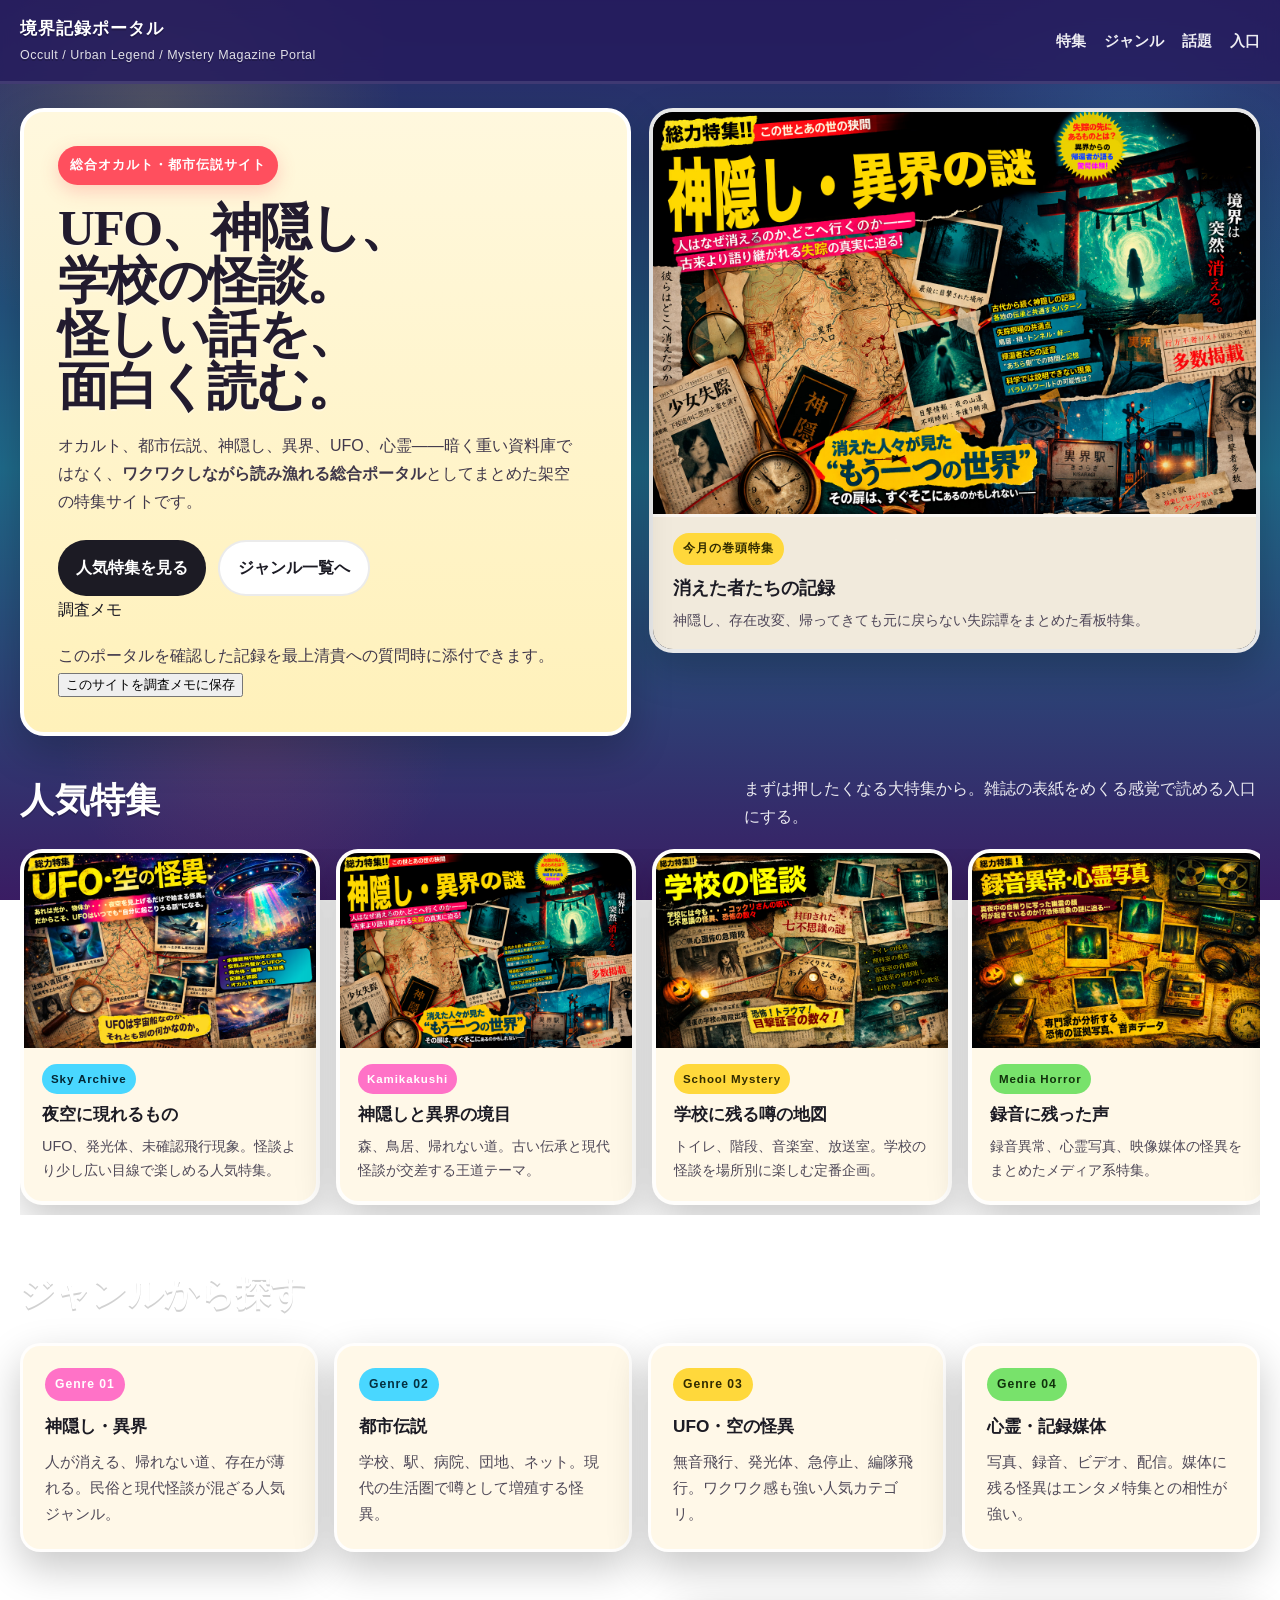
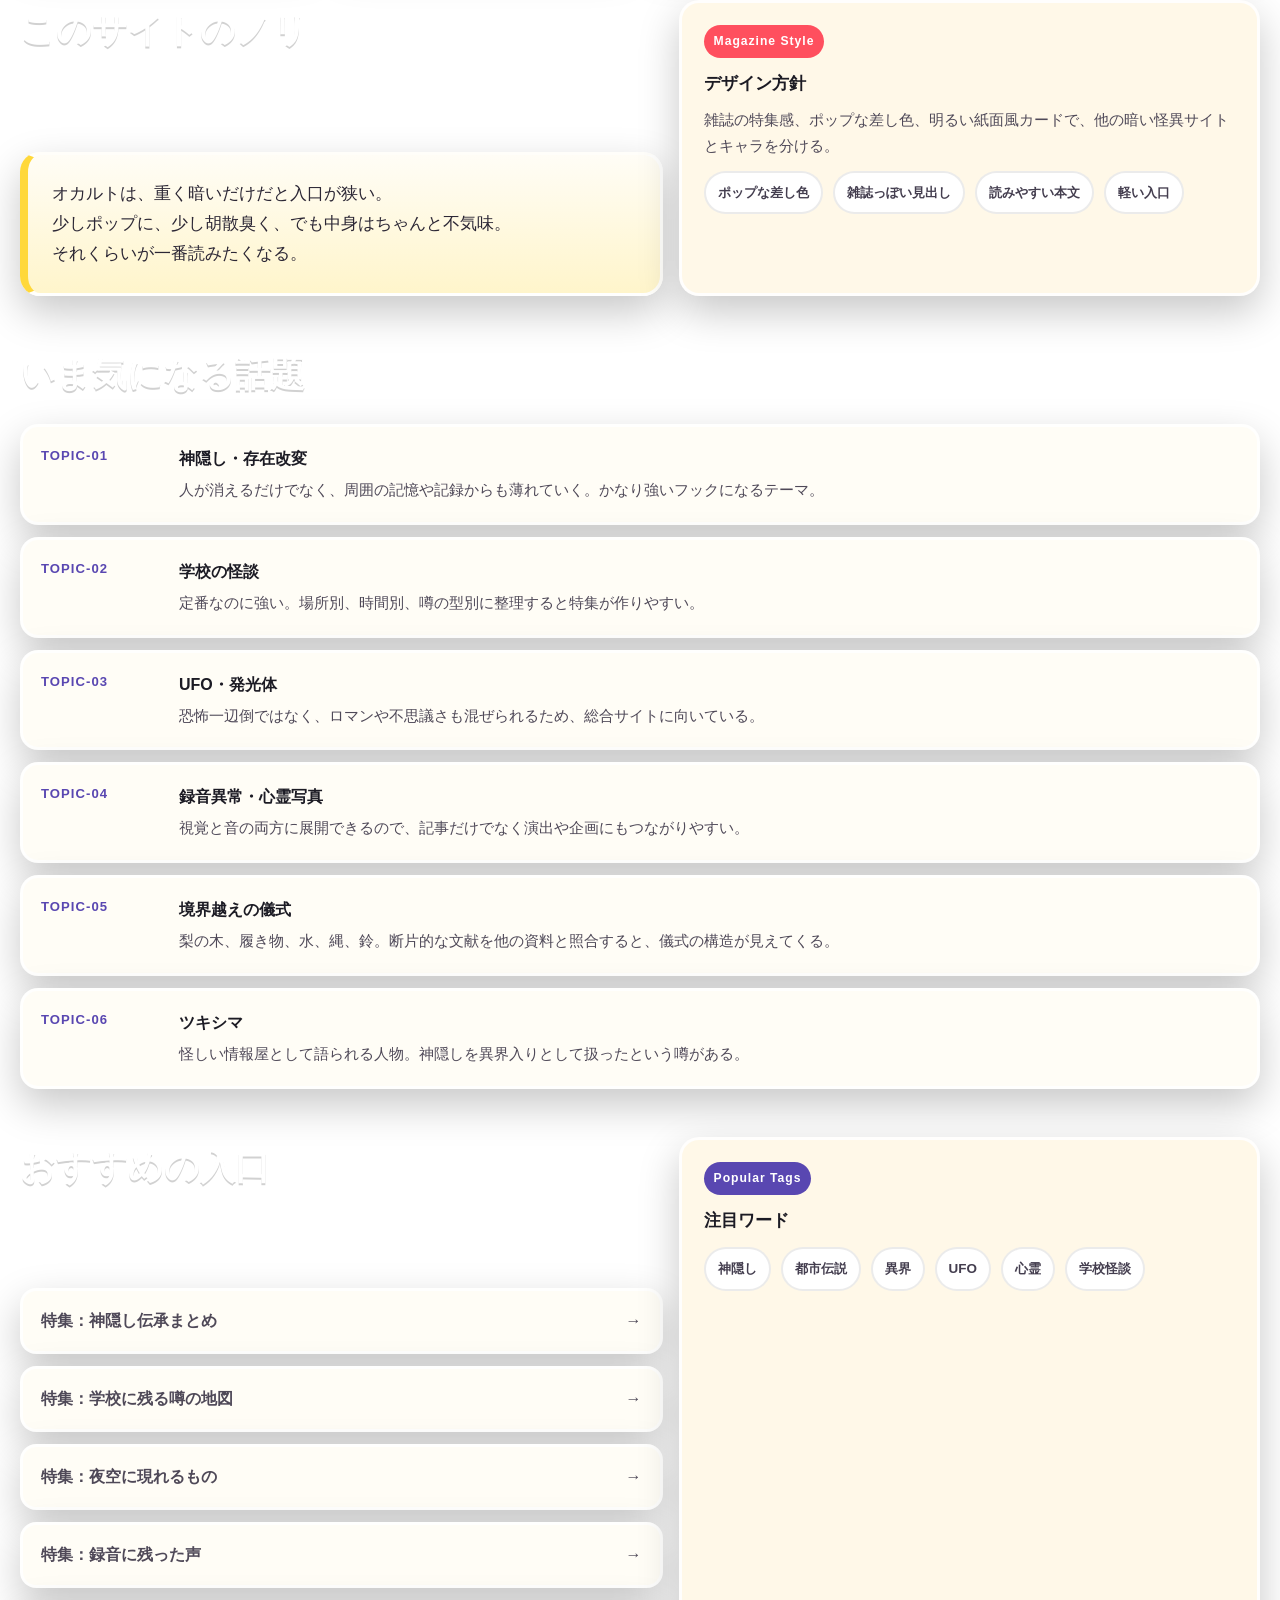
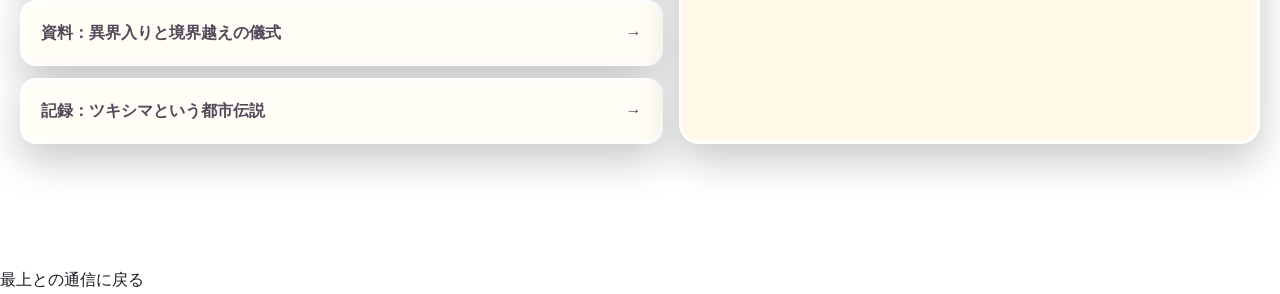
<file: index.html>
<!DOCTYPE html>
<html lang="ja">
<head>
<meta charset="UTF-8">
<meta name="viewport" content="width=device-width, initial-scale=1.0">
<title>境界記録ポータル | オカルト・都市伝説・怪異の総合サイト</title>
<style>
:root {
  --bg: #2a2464; --bg2: #1f6a8a; --bg3: #3a1c63;
  --paper: #fff8e8; --paper2: #fffdf6;
  --ink: #1c1b24; --muted: #57525f;
  --yellow: #ffd83b; --red: #ff4f5e;
  --cyan: #49d7ff; --pink: #ff72c7; --green: #78e26b;
  --shadow: 0 16px 40px rgba(0,0,0,0.22);
  --max: 1240px;
}
*{box-sizing:border-box;}
html{scroll-behavior:smooth;}
body{
  margin:0; color:var(--ink);
  font-family:"BIZ UDPGothic","Hiragino Sans","Noto Sans JP",sans-serif;
  line-height:1.75;
  background:
    radial-gradient(circle at 12% 12%,rgba(255,216,59,.18),transparent 18%),
    radial-gradient(circle at 88% 14%,rgba(73,215,255,.16),transparent 18%),
    radial-gradient(circle at 20% 80%,rgba(255,79,94,.15),transparent 16%),
    linear-gradient(180deg,var(--bg) 0%,var(--bg2) 52%,var(--bg3) 100%);
  background-attachment:fixed;
}
body::before{
  content:"";position:fixed;inset:0;pointer-events:none;opacity:.18;
  background-image:
    radial-gradient(2px 2px at 10% 20%,#fff,transparent 60%),
    radial-gradient(2px 2px at 25% 70%,#fff,transparent 60%),
    radial-gradient(1px 1px at 55% 18%,#fff,transparent 60%),
    radial-gradient(2px 2px at 70% 60%,#fff,transparent 60%),
    radial-gradient(1px 1px at 86% 28%,#fff,transparent 60%);
}
a{color:inherit;text-decoration:none;}
img{max-width:100%;display:block;}

.container{width:min(calc(100% - 32px),var(--max));margin:0 auto;}

/* ── ヘッダー ── */
.topbar{
  position:sticky;top:0;z-index:30;
  background:rgba(37,28,94,.84);
  backdrop-filter:blur(12px);
  border-bottom:3px solid rgba(255,255,255,.12);
}
.topbar-inner{
  display:flex;justify-content:space-between;align-items:center;
  gap:16px;padding:14px 0;color:#fff;
}
.brand{font-weight:900;letter-spacing:.06em;font-size:1.05rem;text-shadow:0 2px 0 rgba(0,0,0,.22);}
.brand small{display:block;font-size:.78rem;font-weight:500;opacity:.86;letter-spacing:.04em;margin-top:2px;}
nav ul{display:flex;flex-wrap:wrap;gap:18px;list-style:none;margin:0;padding:0;}
nav a{color:rgba(255,255,255,.92);font-size:.92rem;font-weight:700;}
nav a:hover{color:var(--yellow);}

/* ── ヒーロー ── */
.hero{padding:24px 0 20px;}
.hero-box{
  display:grid;
  grid-template-columns:1fr 1fr;
  gap:18px;
  align-items:start;
}
.panel{border-radius:24px;box-shadow:var(--shadow);overflow:hidden;}

.hero-copy{
  background:linear-gradient(180deg,#fff8de 0%,#fff1ba 100%);
  border:4px solid #fff;
  padding:34px;
  position:relative;
  border-radius:24px;
}
.hero-copy::before{
  content:"総合オカルト・都市伝説サイト";
  display:inline-block;background:var(--red);color:#fff;
  font-weight:900;letter-spacing:.08em;padding:8px 12px;border-radius:999px;
  box-shadow:0 6px 18px rgba(255,79,94,.25);margin-bottom:16px;font-size:.8rem;
}
h1{
  margin:0;
  font-family:"Yu Mincho","Hiragino Mincho ProN",serif;
  font-size:clamp(2.2rem,4vw,4rem);
  line-height:1.04;letter-spacing:-.03em;
  color:#221b2e;text-shadow:0 2px 0 rgba(255,255,255,.35);
}
.hero-copy p{margin:18px 0 0;color:#40384b;font-size:1rem;max-width:58ch;}
.hero-actions{display:flex;flex-wrap:wrap;gap:12px;margin-top:24px;}
.btn{
  display:inline-flex;align-items:center;justify-content:center;
  padding:12px 18px;border-radius:999px;font-weight:900;
  transition:transform .2s ease;
}
.btn:hover{transform:translateY(-1px);}
.btn.primary{background:var(--ink);color:#fff;}
.btn.secondary{background:#fff;color:var(--ink);border:2px solid rgba(0,0,0,.08);}

/* ヒーロービジュアル：画像を全部見せる */
.hero-visual{
  display:block;
  border:4px solid rgba(255,255,255,.9);
  border-radius:24px;
  overflow:hidden;
  background:#0e1221;
  box-shadow:var(--shadow);
}
.hero-visual img{
  width:100%;
  height:auto;        /* ← 自然な高さで全部見せる */
  display:block;
}
.hero-visual-caption{
  background:rgba(255,248,232,.94);
  padding:16px 20px;
  border-top:3px solid rgba(255,255,255,.6);
}
.hero-visual-caption .badge{
  display:inline-block;background:var(--yellow);color:#312b00;
  padding:5px 10px;border-radius:999px;font-size:.76rem;font-weight:900;
  letter-spacing:.08em;margin-bottom:8px;
}
.hero-visual-caption h2{margin:0 0 5px;font-size:1.1rem;}
.hero-visual-caption p{margin:0;font-size:.9rem;color:#4e4658;}

/* ── 特集シェルフ：横スクロール ── */
section{padding:14px 0 34px;}
.section-head{
  display:flex;justify-content:space-between;align-items:flex-end;
  gap:16px;flex-wrap:wrap;margin-bottom:18px;color:#fff;
}
.section-head h2{
  margin:0;font-size:clamp(1.6rem,3vw,2.2rem);
  font-family:"Yu Mincho","Hiragino Mincho ProN",serif;
  text-shadow:0 2px 0 rgba(0,0,0,.18);
}
.section-head p{margin:0;max-width:58ch;color:rgba(255,255,255,.9);}

.shelf{
  display:grid;
  grid-auto-flow:column;
  grid-auto-columns:minmax(300px,1fr);
  gap:16px;
  overflow-x:auto;
  padding-bottom:10px;
  scroll-snap-type:x mandatory;
}
.shelf::-webkit-scrollbar{height:6px;}
.shelf::-webkit-scrollbar-thumb{background:rgba(255,255,255,.28);border-radius:999px;}

/* ポスターカード：画像を上に全表示、テキストを下に */
.poster-card{
  border-radius:22px;
  overflow:hidden;
  scroll-snap-align:start;
  border:4px solid rgba(255,255,255,.88);
  box-shadow:var(--shadow);
  background:#fff8e8;
  display:flex;
  flex-direction:column;    /* ← 縦並び */
}
.poster-card .img-wrap{
  display:block;
  overflow:hidden;
  background:#151322;
  flex-shrink:0;
}
.poster-card .img-wrap img{
  width:100%;
  height:auto;              /* ← 画像を全部見せる */
  display:block;
  transition:transform .4s ease;
}
.poster-card:hover .img-wrap img{transform:scale(1.03);}
.poster-content{
  padding:16px 18px 18px;
  flex:1;
  display:flex;
  flex-direction:column;
  gap:6px;
}
.poster-label{
  display:inline-block;
  background:var(--cyan);color:#032634;
  padding:5px 9px;border-radius:999px;
  font-size:.72rem;font-weight:900;letter-spacing:.08em;
  align-self:flex-start;
}
.poster-content h3{margin:0;font-size:1.05rem;}
.poster-content p{margin:0;color:#4f4958;font-size:.9rem;line-height:1.65;}

/* ── ジャンルグリッド ── */
.grid-4,.grid-3,.split{display:grid;gap:16px;}
.grid-4{grid-template-columns:repeat(4,minmax(0,1fr));}
.grid-3{grid-template-columns:repeat(3,minmax(0,1fr));}
.split{grid-template-columns:1.05fr .95fr;}

.card{
  background:var(--paper);border-radius:20px;
  padding:22px;box-shadow:var(--shadow);
  border:3px solid rgba(255,255,255,.9);
}
.card .tag{
  display:inline-block;margin-bottom:10px;
  font-size:.76rem;font-weight:900;letter-spacing:.08em;
  padding:6px 10px;border-radius:999px;
  background:var(--pink);color:#fff;
}
.card h3{margin:0 0 8px;font-size:1.08rem;}
.card p{margin:0;color:#4f4958;font-size:.93rem;}

/* ── トピックリスト ── */
.topic-list{display:grid;gap:12px;}
.topic-item{
  display:grid;grid-template-columns:120px 1fr;gap:18px;align-items:start;
  background:var(--paper2);border-radius:18px;padding:18px;
  box-shadow:var(--shadow);border:3px solid rgba(255,255,255,.9);
}
.topic-key{color:#5947b1;font-size:.82rem;font-weight:900;letter-spacing:.08em;}
.topic-item h3{margin:0 0 5px;font-size:1rem;}
.topic-item p{margin:0;color:#4f4958;font-size:.92rem;}

.quote{
  padding:24px;
  background:linear-gradient(180deg,#fffdf6 0%,#fff5cb 100%);
  border:3px solid rgba(255,255,255,.9);border-left:8px solid var(--yellow);
  border-radius:20px;box-shadow:var(--shadow);
  font-family:"Yu Mincho","Hiragino Mincho ProN",serif;
  font-size:1.05rem;color:#2c2735;line-height:1.8;
}
.link-list{display:grid;gap:12px;}
.link-item{
  display:flex;justify-content:space-between;align-items:center;
  gap:14px;padding:16px 18px;
  background:var(--paper2);border-radius:16px;
  box-shadow:var(--shadow);border:3px solid rgba(255,255,255,.9);
  color:#4f4958;font-weight:700;transition:transform .2s;
}
.link-item:hover{color:#221b2e;transform:translateY(-1px);}
.chips{display:flex;flex-wrap:wrap;gap:10px;margin-top:12px;}
.chip{
  padding:8px 12px;border-radius:999px;font-size:.84rem;font-weight:800;
  background:#fff;color:#443e4f;border:2px solid rgba(0,0,0,.08);
}
footer{margin-top:6px;padding:20px 0 34px;color:#fff;}
.footer-inner{display:flex;justify-content:space-between;gap:16px;flex-wrap:wrap;opacity:.92;}

/* ── レスポンシブ ── */
@media(max-width:980px){
  .hero-box{grid-template-columns:1fr;}
  .grid-4{grid-template-columns:1fr 1fr;}
  .grid-3{grid-template-columns:1fr 1fr;}
  .split{grid-template-columns:1fr;}
  .shelf{grid-auto-columns:minmax(260px,80%);}
}
@media(max-width:720px){
  .topbar-inner{flex-direction:column;align-items:flex-start;}
  nav ul{gap:12px 16px;}
  .grid-4,.grid-3,.split{grid-template-columns:1fr;}
  .topic-item{grid-template-columns:1fr;gap:8px;}
  .hero-copy{padding:24px 20px;}
  .shelf{grid-auto-columns:88%;}
}
</style>
</head>
<body>

<header class="topbar">
  <div class="container topbar-inner">
    <div class="brand">境界記録ポータル<small>Occult / Urban Legend / Mystery Magazine Portal</small></div>
    <nav aria-label="主要メニュー">
      <ul>
        <li><a href="#featured">特集</a></li>
        <li><a href="#genres">ジャンル</a></li>
        <li><a href="#topics">話題</a></li>
        <li><a href="#guide">入口</a></li>
      </ul>
    </nav>
  </div>
</header>

<main>
  <section class="hero">
    <div class="container hero-box">
      <div class="panel hero-copy">
        <h1>UFO、神隠し、<br>学校の怪談。<br>怪しい話を、<br>面白く読む。</h1>
        <p>オカルト、都市伝説、神隠し、異界、UFO、心霊——暗く重い資料庫ではなく、<strong>ワクワクしながら読み漁れる総合ポータル</strong>としてまとめた架空の特集サイトです。</p>
        <div class="hero-actions">
          <a class="btn primary" href="#featured">人気特集を見る</a>
          <a class="btn secondary" href="#genres">ジャンル一覧へ</a>
        </div>
        <div class="arg-evidence-box"><div class="arg-title">調査メモ</div><p>このポータルを確認した記録を最上清貴への質問時に添付できます。</p><button class="arg-evidence-btn" data-arg-evidence="occult_site_found" onclick="saveMogamiEvidence('occult_site_found')">このサイトを調査メモに保存</button></div>
      </div>
      <a class="hero-visual" href="kamikakushi.html">
        <img src="kamikakushi-feature.jpg" alt="神隠し・異界の謎">
        <div class="hero-visual-caption">
          <div class="badge">今月の巻頭特集</div>
          <h2>消えた者たちの記録</h2>
          <p>神隠し、存在改変、帰ってきても元に戻らない失踪譚をまとめた看板特集。</p>
        </div>
      </a>
    </div>
  </section>

  <section id="featured">
    <div class="container">
      <div class="section-head">
        <h2>人気特集</h2>
        <p>まずは押したくなる大特集から。雑誌の表紙をめくる感覚で読める入口にする。</p>
      </div>
      <div class="shelf">
        <article class="poster-card">
          <a class="img-wrap" href="ufo_sky.html"><img src="ufo-feature.jpg" alt="UFO・空の怪異"></a>
          <div class="poster-content">
            <div class="poster-label" style="background:var(--cyan);color:#032634;">Sky Archive</div>
            <h3><a href="ufo_sky.html">夜空に現れるもの</a></h3>
            <p>UFO、発光体、未確認飛行現象。怪談より少し広い目線で楽しめる人気特集。</p>
          </div>
        </article>
        <article class="poster-card">
          <a class="img-wrap" href="kamikakushi.html"><img src="kamikakushi-feature.jpg" alt="神隠し・異界の謎"></a>
          <div class="poster-content">
            <div class="poster-label" style="background:var(--pink);color:#fff;">Kamikakushi</div>
            <h3><a href="kamikakushi.html">神隠しと異界の境目</a></h3>
            <p>森、鳥居、帰れない道。古い伝承と現代怪談が交差する王道テーマ。</p>
          </div>
        </article>
        <article class="poster-card">
          <a class="img-wrap" href="school_ghosts.html"><img src="school-feature.jpg" alt="学校の怪談"></a>
          <div class="poster-content">
            <div class="poster-label" style="background:var(--yellow);color:#312b00;">School Mystery</div>
            <h3><a href="school_ghosts.html">学校に残る噂の地図</a></h3>
            <p>トイレ、階段、音楽室、放送室。学校の怪談を場所別に楽しむ定番企画。</p>
          </div>
        </article>
        <article class="poster-card">
          <a class="img-wrap" href="recordings_spiritphotos.html"><img src="recordings-feature.jpg" alt="録音異常・心霊写真"></a>
          <div class="poster-content">
            <div class="poster-label" style="background:var(--green);color:#10320b;">Media Horror</div>
            <h3><a href="recordings_spiritphotos.html">録音に残った声</a></h3>
            <p>録音異常、心霊写真、映像媒体の怪異をまとめたメディア系特集。</p>
          </div>
        </article>
        <article class="poster-card">
          <div class="poster-content">
            <div class="poster-label" style="background:#5947b1;color:#fff;">Border Ritual</div>
            <h3><a href="ikai_ritual.html">異界入りと境界越えの儀式</a></h3>
            <p>梨の木、履き物、水、縄、音。欠損した文献断片から儀式の構造を読む。</p>
          </div>
        </article>
        <article class="poster-card">
          <div class="poster-content">
            <div class="poster-label" style="background:var(--red);color:#fff;">Tsukishima</div>
            <h3><a href="tsukishima.html">ツキシマという都市伝説</a></h3>
            <p>新宿のバー、怪しい情報屋、別世界への行き方。噂だけが残る人物の記録。</p>
          </div>
        </article>
      </div>
    </div>
  </section>

  <section id="genres">
    <div class="container">
      <div class="section-head">
        <h2>ジャンルから探す</h2>
        <p>明るくポップでも、入口は整理する。何が読めるサイトかを一目で伝える。</p>
      </div>
      <div class="grid-4">
        <article class="card">
          <div class="tag">Genre 01</div>
          <h3><a href="kamikakushi.html">神隠し・異界</a></h3>
          <p>人が消える、帰れない道、存在が薄れる。民俗と現代怪談が混ざる人気ジャンル。</p>
        </article>
        <article class="card">
          <div class="tag" style="background:var(--cyan);color:#043040;">Genre 02</div>
          <h3>都市伝説</h3>
          <p>学校、駅、病院、団地、ネット。現代の生活圏で噂として増殖する怪異。</p>
        </article>
        <article class="card">
          <div class="tag" style="background:var(--yellow);color:#312b00;">Genre 03</div>
          <h3><a href="ufo_sky.html">UFO・空の怪異</a></h3>
          <p>無音飛行、発光体、急停止、編隊飛行。ワクワク感も強い人気カテゴリ。</p>
        </article>
        <article class="card">
          <div class="tag" style="background:var(--green);color:#10320b;">Genre 04</div>
          <h3><a href="recordings_spiritphotos.html">心霊・記録媒体</a></h3>
          <p>写真、録音、ビデオ、配信。媒体に残る怪異はエンタメ特集との相性が強い。</p>
        </article>
      </div>
    </div>
  </section>

  <section>
    <div class="container split">
      <div>
        <div class="section-head"><h2>このサイトのノリ</h2><p>怖がらせるだけじゃなく、怪しい話を"面白く読む"雑誌サイトっぽさを出す。</p></div>
        <div class="quote">オカルトは、重く暗いだけだと入口が狭い。<br>少しポップに、少し胡散臭く、でも中身はちゃんと不気味。<br>それくらいが一番読みたくなる。</div>
      </div>
      <div class="card">
        <div class="tag" style="background:var(--red);color:#fff;">Magazine Style</div>
        <h3>デザイン方針</h3>
        <p>雑誌の特集感、ポップな差し色、明るい紙面風カードで、他の暗い怪異サイトとキャラを分ける。</p>
        <div class="chips">
          <span class="chip">ポップな差し色</span>
          <span class="chip">雑誌っぽい見出し</span>
          <span class="chip">読みやすい本文</span>
          <span class="chip">軽い入口</span>
        </div>
      </div>
    </div>
  </section>

  <section id="topics">
    <div class="container">
      <div class="section-head"><h2>いま気になる話題</h2><p>深掘り前提のデータベースではなく、"次に何を読みたくなるか"が見える並びにする。</p></div>
      <div class="topic-list">
        <div class="topic-item"><div class="topic-key">TOPIC-01</div><div><h3>神隠し・存在改変</h3><p>人が消えるだけでなく、周囲の記憶や記録からも薄れていく。かなり強いフックになるテーマ。</p></div></div>
        <div class="topic-item"><div class="topic-key">TOPIC-02</div><div><h3>学校の怪談</h3><p>定番なのに強い。場所別、時間別、噂の型別に整理すると特集が作りやすい。</p></div></div>
        <div class="topic-item"><div class="topic-key">TOPIC-03</div><div><h3>UFO・発光体</h3><p>恐怖一辺倒ではなく、ロマンや不思議さも混ぜられるため、総合サイトに向いている。</p></div></div>
        <div class="topic-item"><div class="topic-key">TOPIC-04</div><div><h3>録音異常・心霊写真</h3><p>視覚と音の両方に展開できるので、記事だけでなく演出や企画にもつながりやすい。</p></div></div>
        <div class="topic-item"><div class="topic-key">TOPIC-05</div><div><h3>境界越えの儀式</h3><p>梨の木、履き物、水、縄、鈴。断片的な文献を他の資料と照合すると、儀式の構造が見えてくる。</p></div></div>
        <div class="topic-item"><div class="topic-key">TOPIC-06</div><div><h3>ツキシマ</h3><p>怪しい情報屋として語られる人物。神隠しを異界入りとして扱ったという噂がある。</p></div></div>
      </div>
    </div>
  </section>

  <section id="guide">
    <div class="container split">
      <div>
        <div class="section-head"><h2>おすすめの入口</h2><p>トップからそのまま個別特集へ飛ばせる構造にして、軽く回遊できるポータルにする。</p></div>
        <div class="link-list">
          <a class="link-item" href="kamikakushi.html"><span>特集：神隠し伝承まとめ</span><span>→</span></a>
          <a class="link-item" href="school_ghosts.html"><span>特集：学校に残る噂の地図</span><span>→</span></a>
          <a class="link-item" href="ufo_sky.html"><span>特集：夜空に現れるもの</span><span>→</span></a>
          <a class="link-item" href="recordings_spiritphotos.html"><span>特集：録音に残った声</span><span>→</span></a>
          <a class="link-item" href="ikai_ritual.html"><span>資料：異界入りと境界越えの儀式</span><span>→</span></a>
          <a class="link-item" href="tsukishima.html"><span>記録：ツキシマという都市伝説</span><span>→</span></a>
        </div>
      </div>
      <div class="card">
        <div class="tag" style="background:#5947b1;color:#fff;">Popular Tags</div>
        <h3>注目ワード</h3>
        <div class="chips">
          <span class="chip">神隠し</span><span class="chip">都市伝説</span>
          <span class="chip">異界</span><span class="chip">UFO</span>
          <span class="chip">心霊</span><span class="chip">学校怪談</span>
        </div>
      </div>
    </div>
  </section>
</main>

<footer>
  <div class="container footer-inner">
    <div>境界記録ポータル / Occult Magazine Portal</div>
    <div>オカルト・都市伝説をポップに読み漁る総合サイト</div>
  </div>
</footer>
<script src="arg-occult-helper.js?v=20260509-1"></script>
</body>
</html>
</file>
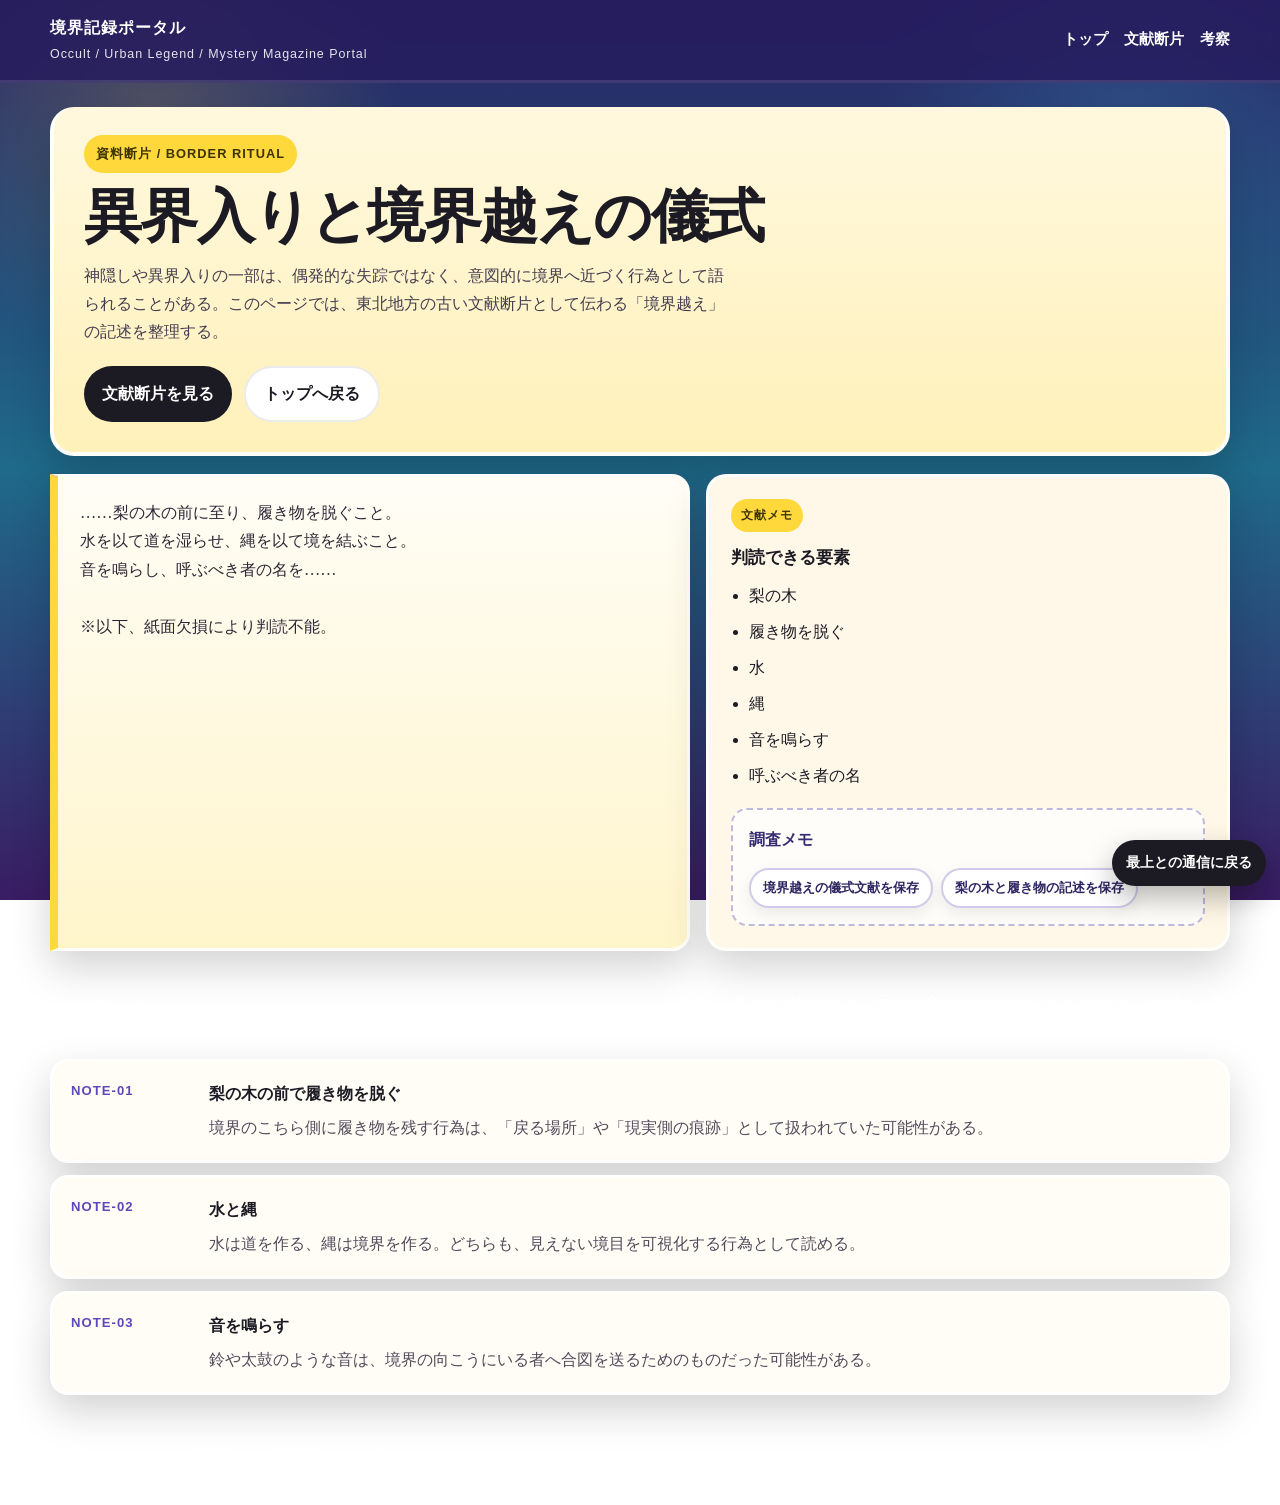
<file: ikai_ritual.html>
<!DOCTYPE html>
<html lang="ja">
<head><meta charset="UTF-8"><meta name="viewport" content="width=device-width, initial-scale=1.0"><title>異界入りと境界越えの儀式 | 境界記録ポータル</title><link rel="stylesheet" href="feature.css"></head>
<body>
<header class="topbar"><div class="container topbar-inner"><div class="brand">境界記録ポータル<small>Occult / Urban Legend / Mystery Magazine Portal</small></div><nav class="nav-links"><a href="index.html">トップ</a><a href="#fragment">文献断片</a><a href="#notes">考察</a></nav></div></header>
<main>
<section class="page-hero"><div class="container"><div class="hero-copy" style="border-radius:24px;"><span class="kicker yellow">資料断片 / BORDER RITUAL</span><h1>異界入りと境界越えの儀式</h1><p>神隠しや異界入りの一部は、偶発的な失踪ではなく、意図的に境界へ近づく行為として語られることがある。このページでは、東北地方の古い文献断片として伝わる「境界越え」の記述を整理する。</p><div class="hero-actions"><a class="btn primary" href="#fragment">文献断片を見る</a><a class="btn secondary" href="index.html">トップへ戻る</a></div></div></div></section>
<section id="fragment"><div class="container split"><div class="quote-box">……梨の木の前に至り、履き物を脱ぐこと。<br>水を以て道を湿らせ、縄を以て境を結ぶこと。<br>音を鳴らし、呼ぶべき者の名を……<br><br>※以下、紙面欠損により判読不能。</div><div class="sidebar-card"><span class="tag yellow">文献メモ</span><h3>判読できる要素</h3><ul class="list"><li>梨の木</li><li>履き物を脱ぐ</li><li>水</li><li>縄</li><li>音を鳴らす</li><li>呼ぶべき者の名</li></ul><div class="arg-evidence-box"><div class="arg-title">調査メモ</div><button class="arg-evidence-btn" data-arg-evidence="ritual_document_web" onclick="saveMogamiEvidence('ritual_document_web')">境界越えの儀式文献を保存</button><button class="arg-evidence-btn" data-arg-evidence="ritual_pear_shoes" onclick="saveMogamiEvidence('ritual_pear_shoes')">梨の木と履き物の記述を保存</button></div></div></div></section>
<section id="notes"><div class="container"><div class="section-head"><h2>考察メモ</h2><p>本文は欠損が多く、手順の全体像は分からない。ただし、神隠し・帰還儀礼・録音に残る音と照合すると、いくつかの共通点が見える。</p></div><div class="topic-list"><div class="topic-item"><div class="topic-key">NOTE-01</div><div><h3>梨の木の前で履き物を脱ぐ</h3><p>境界のこちら側に履き物を残す行為は、「戻る場所」や「現実側の痕跡」として扱われていた可能性がある。</p></div></div><div class="topic-item"><div class="topic-key">NOTE-02</div><div><h3>水と縄</h3><p>水は道を作る、縄は境界を作る。どちらも、見えない境目を可視化する行為として読める。</p></div></div><div class="topic-item"><div class="topic-key">NOTE-03</div><div><h3>音を鳴らす</h3><p>鈴や太鼓のような音は、境界の向こうにいる者へ合図を送るためのものだった可能性がある。</p></div></div></div></div></section>
</main><footer><div class="container footer-inner"><div>境界記録ポータル / 異界入りと境界越えの儀式</div><div>Occult Feature Page</div></div></footer><script src="arg-occult-helper.js?v=20260509-1"></script></body></html>
</file>
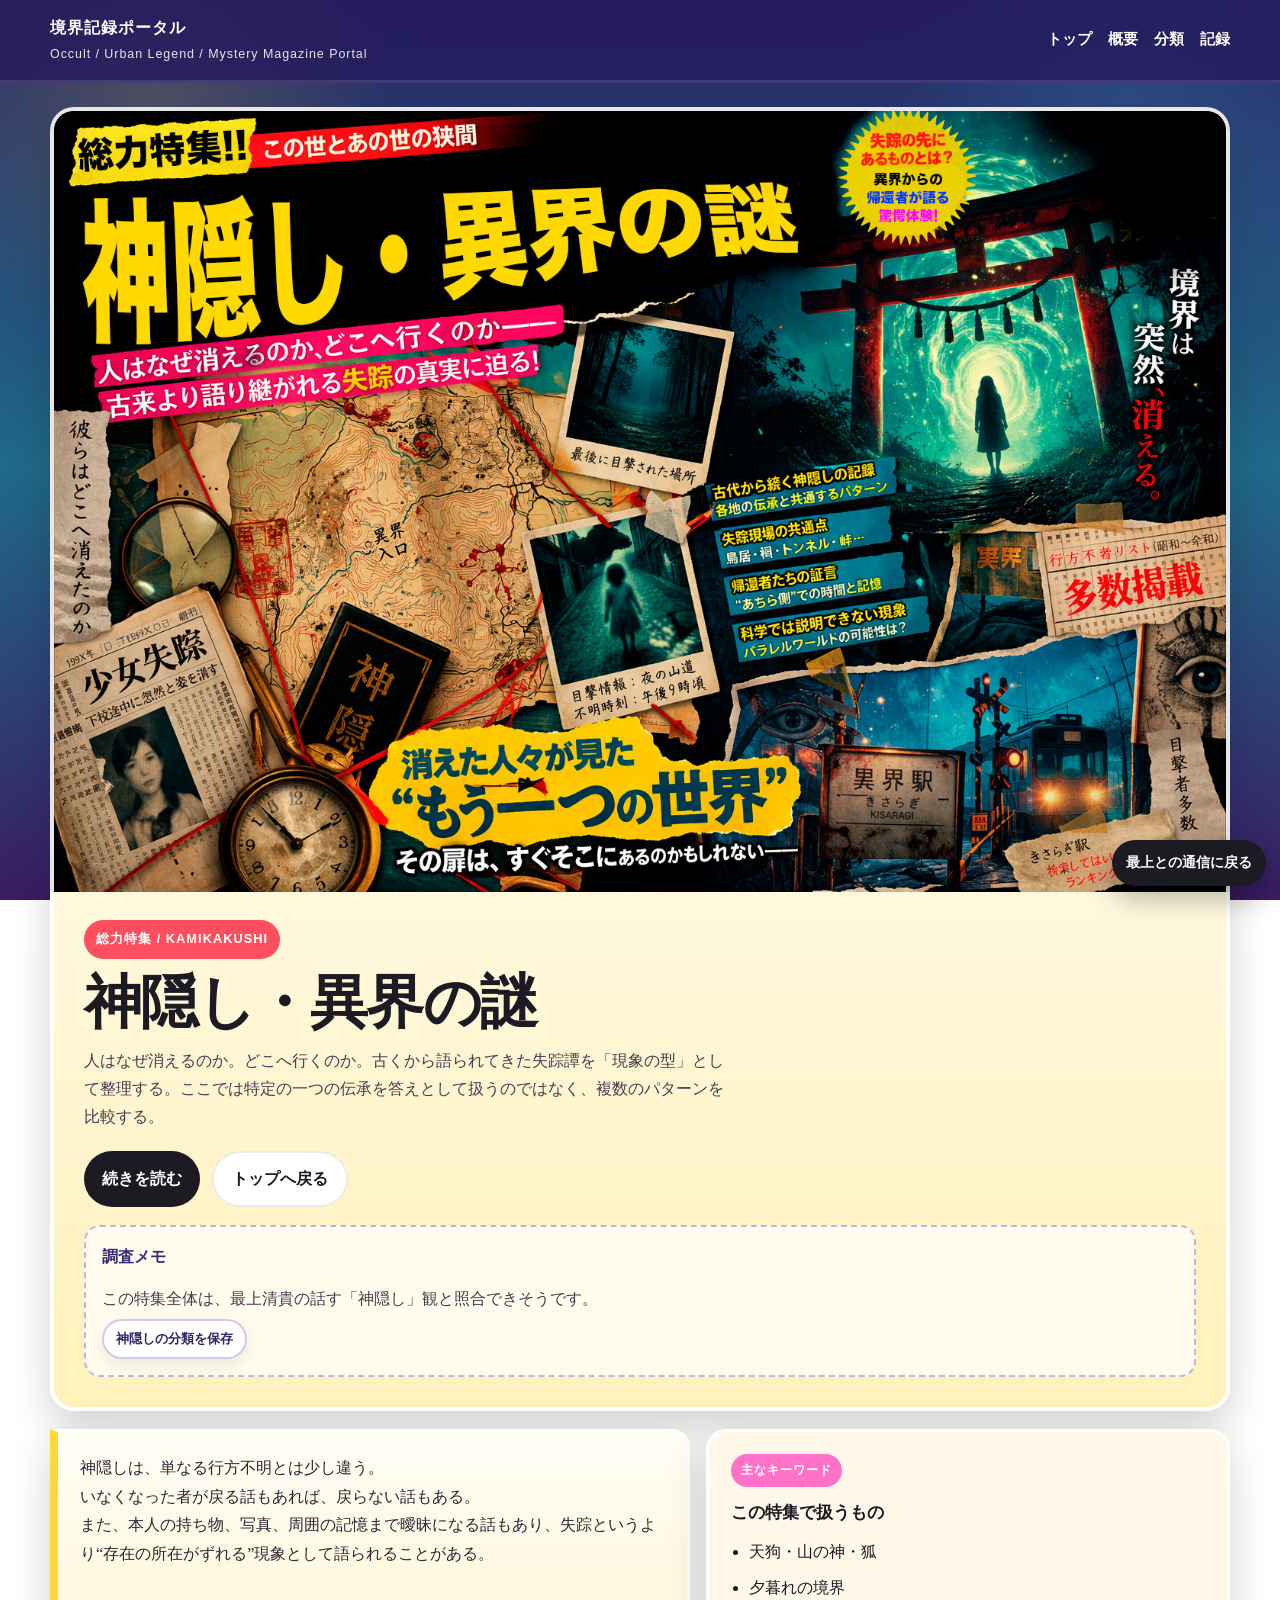
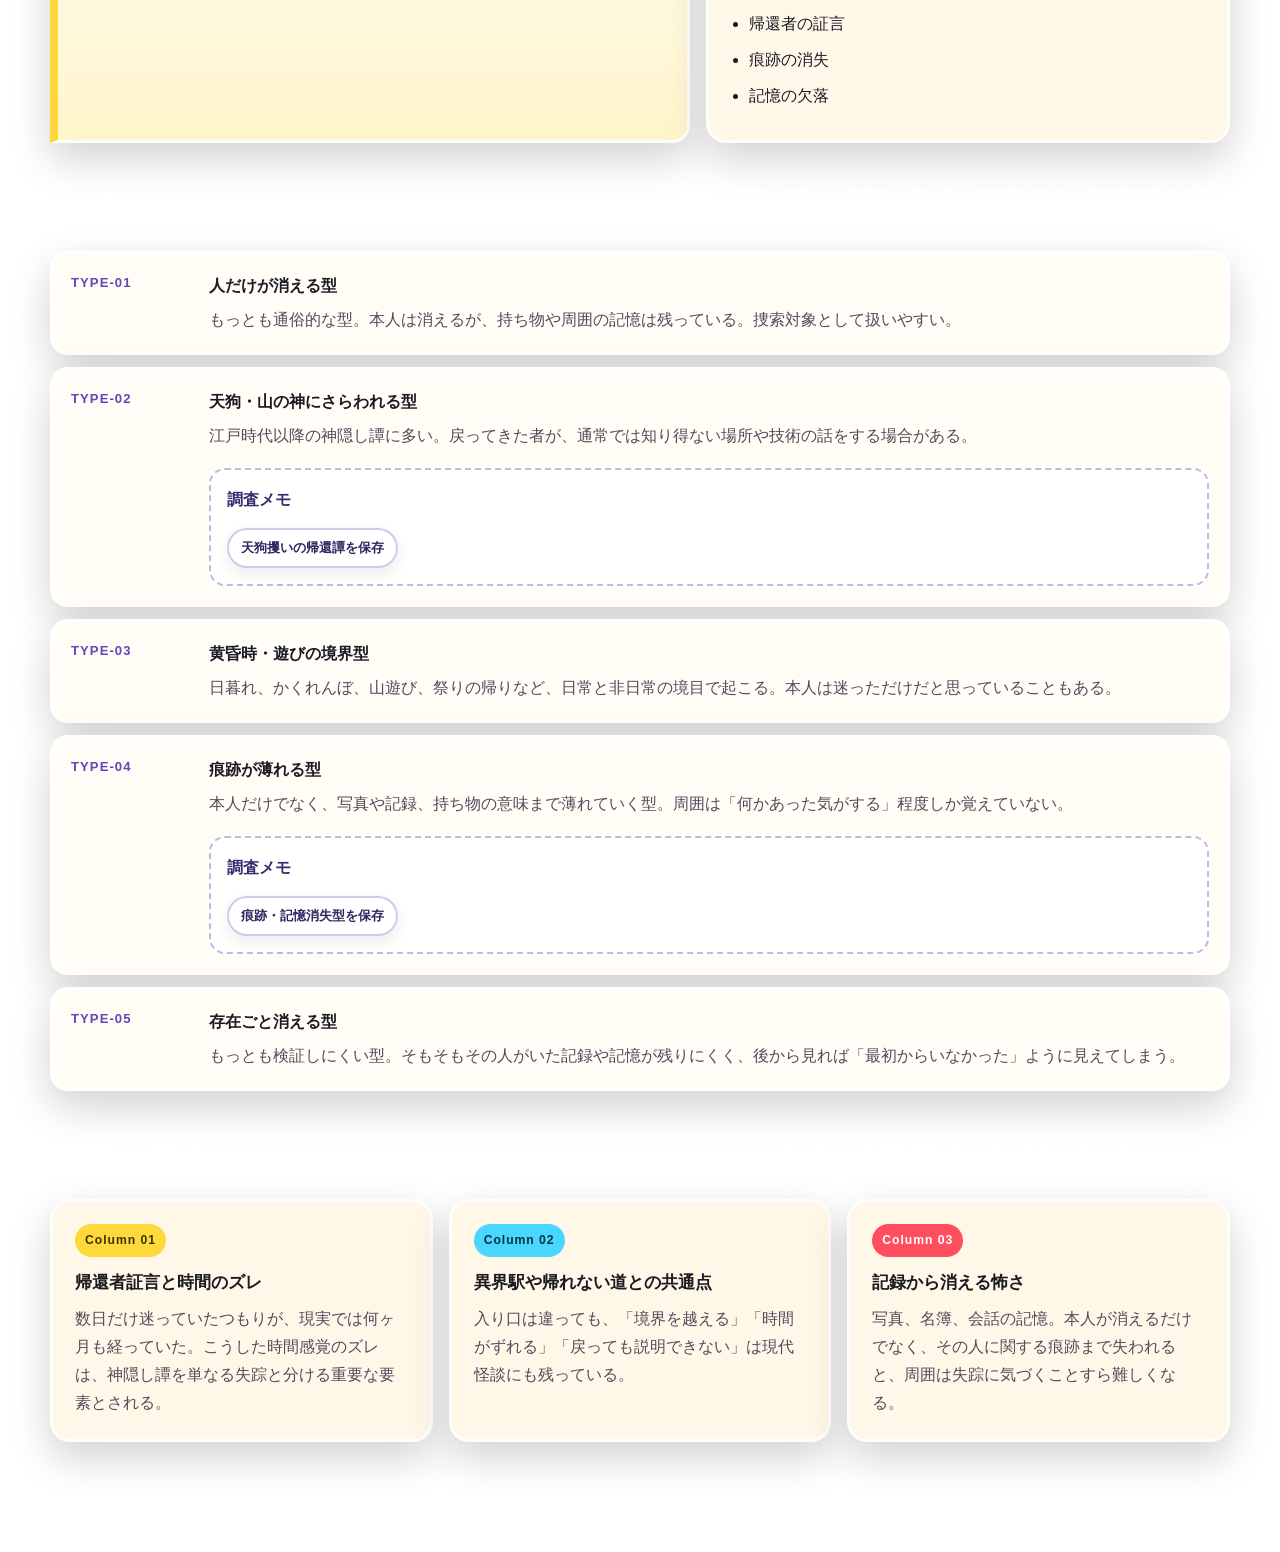
<file: kamikakushi.html>
<!DOCTYPE html>
<html lang="ja">
<head>
  <meta charset="UTF-8">
  <meta name="viewport" content="width=device-width, initial-scale=1.0">
  <title>神隠し・異界の謎 | 境界記録ポータル</title>
  <link rel="stylesheet" href="feature.css">
</head>
<body>
<header class="topbar">
  <div class="container topbar-inner">
    <div class="brand">境界記録ポータル<small>Occult / Urban Legend / Mystery Magazine Portal</small></div>
    <nav class="nav-links"><a href="index.html">トップ</a><a href="#overview">概要</a><a href="#patterns">分類</a><a href="#records">記録</a></nav>
  </div>
</header>
<main>
<section class="page-hero">
  <div class="container">
    <div class="hero-img-wrap"><img src="kamikakushi-feature.jpg" alt="神隠し・異界の謎特集ビジュアル"></div>
    <div class="hero-copy">
      <span class="kicker red">総力特集 / KAMIKAKUSHI</span>
      <h1>神隠し・異界の謎</h1>
      <p>人はなぜ消えるのか。どこへ行くのか。古くから語られてきた失踪譚を「現象の型」として整理する。ここでは特定の一つの伝承を答えとして扱うのではなく、複数のパターンを比較する。</p>
      <div class="hero-actions"><a class="btn primary" href="#main-content">続きを読む</a><a class="btn secondary" href="index.html">トップへ戻る</a></div>
      <div class="arg-evidence-box"><div class="arg-title">調査メモ</div><p>この特集全体は、最上清貴の話す「神隠し」観と照合できそうです。</p><button class="arg-evidence-btn" data-arg-evidence="kamikakushi_types" onclick="saveMogamiEvidence('kamikakushi_types')">神隠しの分類を保存</button></div>
    </div>
  </div>
</section>
<div id="main-content">
<section id="overview"><div class="container split">
  <div class="quote-box">神隠しは、単なる行方不明とは少し違う。<br>いなくなった者が戻る話もあれば、戻らない話もある。<br>また、本人の持ち物、写真、周囲の記憶まで曖昧になる話もあり、失踪というより“存在の所在がずれる”現象として語られることがある。</div>
  <div class="sidebar-card"><span class="tag pink">主なキーワード</span><h3>この特集で扱うもの</h3><ul class="list"><li>天狗・山の神・狐</li><li>夕暮れの境界</li><li>帰還者の証言</li><li>痕跡の消失</li><li>記憶の欠落</li></ul></div>
</div></section>
<section id="patterns"><div class="container">
  <div class="section-head"><h2>神隠しの分類メモ</h2><p>神隠しの話は、単純に「消える」だけではなく、戻り方や残され方に差がある。</p></div>
  <div class="topic-list">
    <div class="topic-item"><div class="topic-key">TYPE-01</div><div><h3>人だけが消える型</h3><p>もっとも通俗的な型。本人は消えるが、持ち物や周囲の記憶は残っている。捜索対象として扱いやすい。</p></div></div>
    <div class="topic-item"><div class="topic-key">TYPE-02</div><div><h3>天狗・山の神にさらわれる型</h3><p>江戸時代以降の神隠し譚に多い。戻ってきた者が、通常では知り得ない場所や技術の話をする場合がある。</p><div class="arg-evidence-box"><div class="arg-title">調査メモ</div><button class="arg-evidence-btn" data-arg-evidence="tengu_return" onclick="saveMogamiEvidence('tengu_return')">天狗攫いの帰還譚を保存</button></div></div></div>
    <div class="topic-item"><div class="topic-key">TYPE-03</div><div><h3>黄昏時・遊びの境界型</h3><p>日暮れ、かくれんぼ、山遊び、祭りの帰りなど、日常と非日常の境目で起こる。本人は迷っただけだと思っていることもある。</p></div></div>
    <div class="topic-item"><div class="topic-key">TYPE-04</div><div><h3>痕跡が薄れる型</h3><p>本人だけでなく、写真や記録、持ち物の意味まで薄れていく型。周囲は「何かあった気がする」程度しか覚えていない。</p><div class="arg-evidence-box"><div class="arg-title">調査メモ</div><button class="arg-evidence-btn" data-arg-evidence="trace_disappear" onclick="saveMogamiEvidence('trace_disappear')">痕跡・記憶消失型を保存</button></div></div></div>
    <div class="topic-item"><div class="topic-key">TYPE-05</div><div><h3>存在ごと消える型</h3><p>もっとも検証しにくい型。そもそもその人がいた記録や記憶が残りにくく、後から見れば「最初からいなかった」ように見えてしまう。</p></div></div>
  </div>
</div></section>
<section id="records"><div class="container">
  <div class="section-head"><h2>関連コラム</h2><p>古い伝承と現代の異界怪談をつなぐ時、重要なのは「戻ったかどうか」ではなく「何が残ったか」かもしれない。</p></div>
  <div class="grid-3">
    <article class="article-card"><span class="tag yellow">Column 01</span><h3>帰還者証言と時間のズレ</h3><p>数日だけ迷っていたつもりが、現実では何ヶ月も経っていた。こうした時間感覚のズレは、神隠し譚を単なる失踪と分ける重要な要素とされる。</p></article>
    <article class="article-card"><span class="tag cyan">Column 02</span><h3>異界駅や帰れない道との共通点</h3><p>入り口は違っても、「境界を越える」「時間がずれる」「戻っても説明できない」は現代怪談にも残っている。</p></article>
    <article class="article-card"><span class="tag red">Column 03</span><h3>記録から消える怖さ</h3><p>写真、名簿、会話の記憶。本人が消えるだけでなく、その人に関する痕跡まで失われると、周囲は失踪に気づくことすら難しくなる。</p></article>
  </div>
</div></section>
</div>
</main>
<footer><div class="container footer-inner"><div>境界記録ポータル / 神隠し・異界の謎</div><div>Occult Feature Page</div></div></footer>
<script src="arg-occult-helper.js?v=20260509-1"></script>
</body>
</html>
</file>
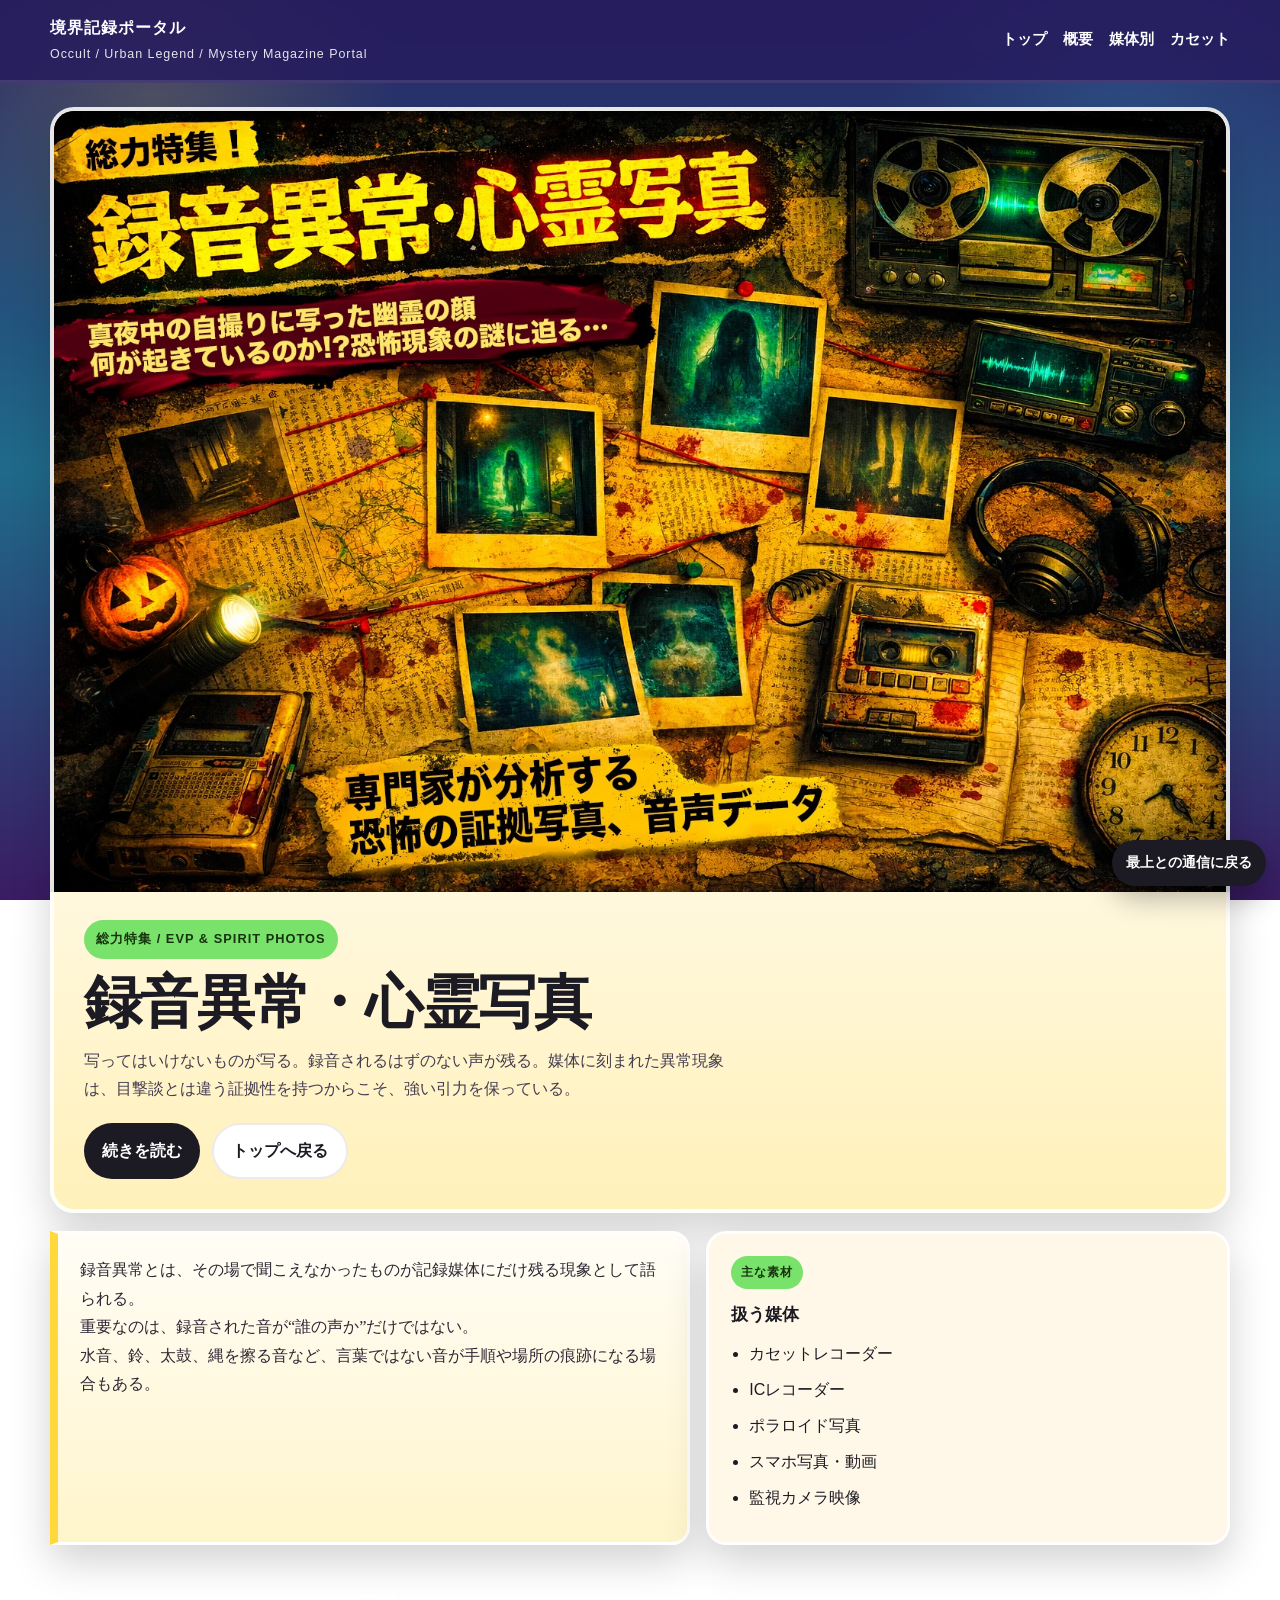
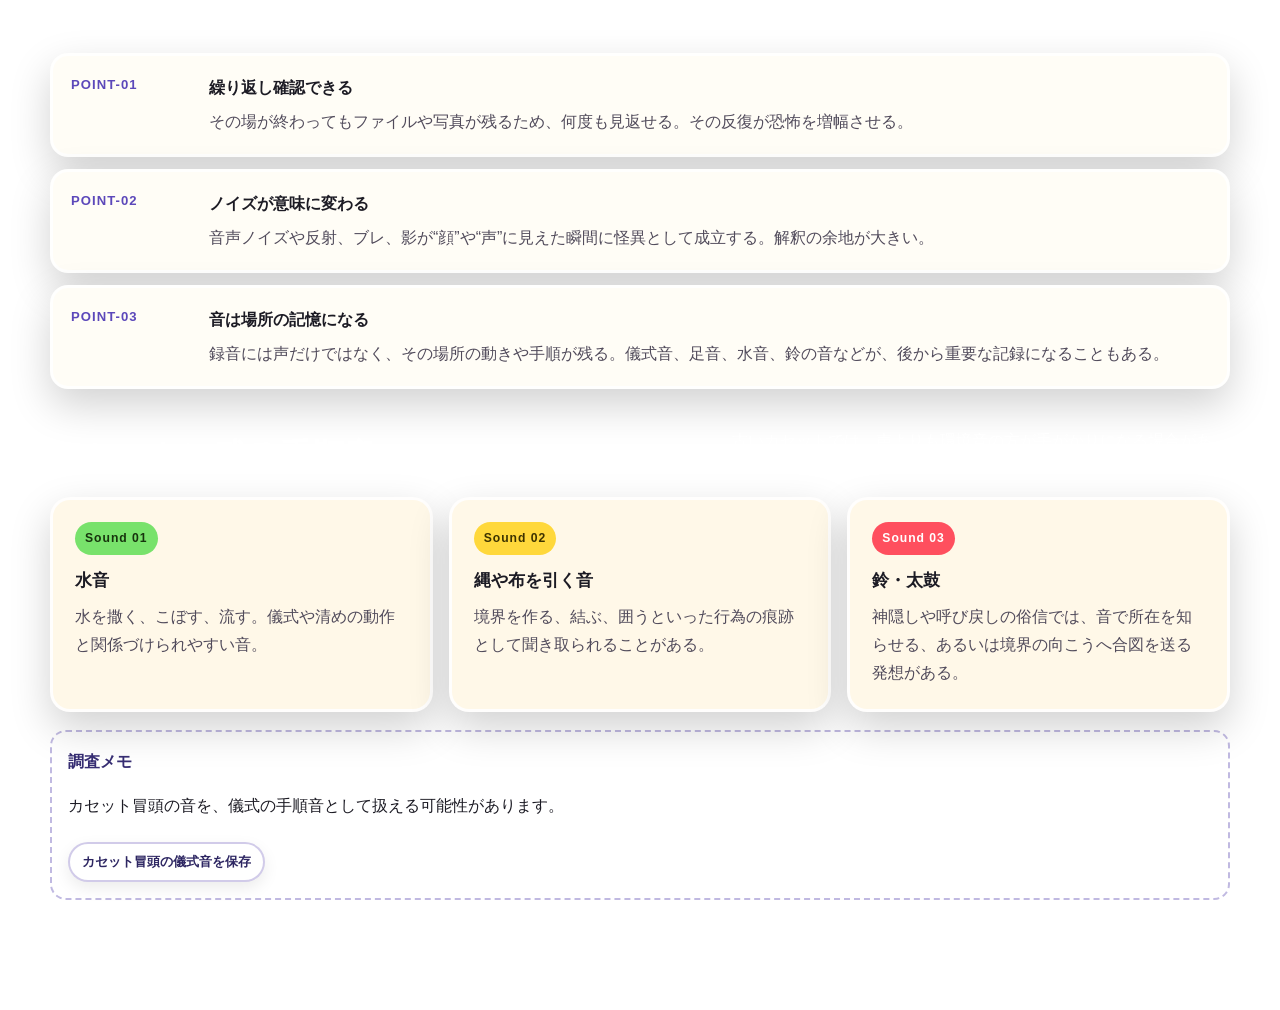
<file: recordings_spiritphotos.html>
<!DOCTYPE html>
<html lang="ja">
<head>
  <meta charset="UTF-8">
  <meta name="viewport" content="width=device-width, initial-scale=1.0">
  <title>録音異常・心霊写真 | 境界記録ポータル</title>
  <link rel="stylesheet" href="feature.css">
</head>
<body>
<header class="topbar">
  <div class="container topbar-inner">
    <div class="brand">境界記録ポータル<small>Occult / Urban Legend / Mystery Magazine Portal</small></div>
    <nav class="nav-links"><a href="index.html">トップ</a><a href="#overview">概要</a><a href="#media">媒体別</a><a href="#cassette">カセット</a></nav>
  </div>
</header>
<main>
<section class="page-hero"><div class="container">
  <div class="hero-img-wrap"><img src="recordings-feature.jpg" alt="録音異常・心霊写真特集ビジュアル"></div>
  <div class="hero-copy"><span class="kicker green">総力特集 / EVP & SPIRIT PHOTOS</span><h1>録音異常・心霊写真</h1><p>写ってはいけないものが写る。録音されるはずのない声が残る。媒体に刻まれた異常現象は、目撃談とは違う証拠性を持つからこそ、強い引力を保っている。</p><div class="hero-actions"><a class="btn primary" href="#main-content">続きを読む</a><a class="btn secondary" href="index.html">トップへ戻る</a></div></div>
</div></section>
<div id="main-content">
<section id="overview"><div class="container split">
  <div class="quote-box">録音異常とは、その場で聞こえなかったものが記録媒体にだけ残る現象として語られる。<br>重要なのは、録音された音が“誰の声か”だけではない。<br>水音、鈴、太鼓、縄を擦る音など、言葉ではない音が手順や場所の痕跡になる場合もある。</div>
  <div class="sidebar-card"><span class="tag green">主な素材</span><h3>扱う媒体</h3><ul class="list"><li>カセットレコーダー</li><li>ICレコーダー</li><li>ポラロイド写真</li><li>スマホ写真・動画</li><li>監視カメラ映像</li></ul></div>
</div></section>
<section id="media"><div class="container">
  <div class="section-head"><h2>このジャンルが強い理由</h2><p>目撃談ではなく、再生や拡大ができる“物証っぽさ”が残る。</p></div>
  <div class="topic-list">
    <div class="topic-item"><div class="topic-key">POINT-01</div><div><h3>繰り返し確認できる</h3><p>その場が終わってもファイルや写真が残るため、何度も見返せる。その反復が恐怖を増幅させる。</p></div></div>
    <div class="topic-item"><div class="topic-key">POINT-02</div><div><h3>ノイズが意味に変わる</h3><p>音声ノイズや反射、ブレ、影が“顔”や“声”に見えた瞬間に怪異として成立する。解釈の余地が大きい。</p></div></div>
    <div class="topic-item"><div class="topic-key">POINT-03</div><div><h3>音は場所の記憶になる</h3><p>録音には声だけではなく、その場所の動きや手順が残る。儀式音、足音、水音、鈴の音などが、後から重要な記録になることもある。</p></div></div>
  </div>
</div></section>
<section id="cassette"><div class="container">
  <div class="section-head"><h2>カセットに残る手順音</h2><p>古いカセットでは、声よりも環境音の方が手がかりになる場合がある。</p></div>
  <div class="grid-3">
    <article class="card"><span class="tag green">Sound 01</span><h3>水音</h3><p>水を撒く、こぼす、流す。儀式や清めの動作と関係づけられやすい音。</p></article>
    <article class="card"><span class="tag yellow">Sound 02</span><h3>縄や布を引く音</h3><p>境界を作る、結ぶ、囲うといった行為の痕跡として聞き取られることがある。</p></article>
    <article class="card"><span class="tag red">Sound 03</span><h3>鈴・太鼓</h3><p>神隠しや呼び戻しの俗信では、音で所在を知らせる、あるいは境界の向こうへ合図を送る発想がある。</p></article>
  </div>
  <div class="arg-evidence-box"><div class="arg-title">調査メモ</div><p>カセット冒頭の音を、儀式の手順音として扱える可能性があります。</p><button class="arg-evidence-btn" data-arg-evidence="cassette_ritual_sounds" onclick="saveMogamiEvidence('cassette_ritual_sounds')">カセット冒頭の儀式音を保存</button></div>
</div></section>
</div>
</main>
<footer><div class="container footer-inner"><div>境界記録ポータル / 録音異常・心霊写真</div><div>Occult Feature Page</div></div></footer>
<script src="arg-occult-helper.js?v=20260509-1"></script>
</body>
</html>
</file>
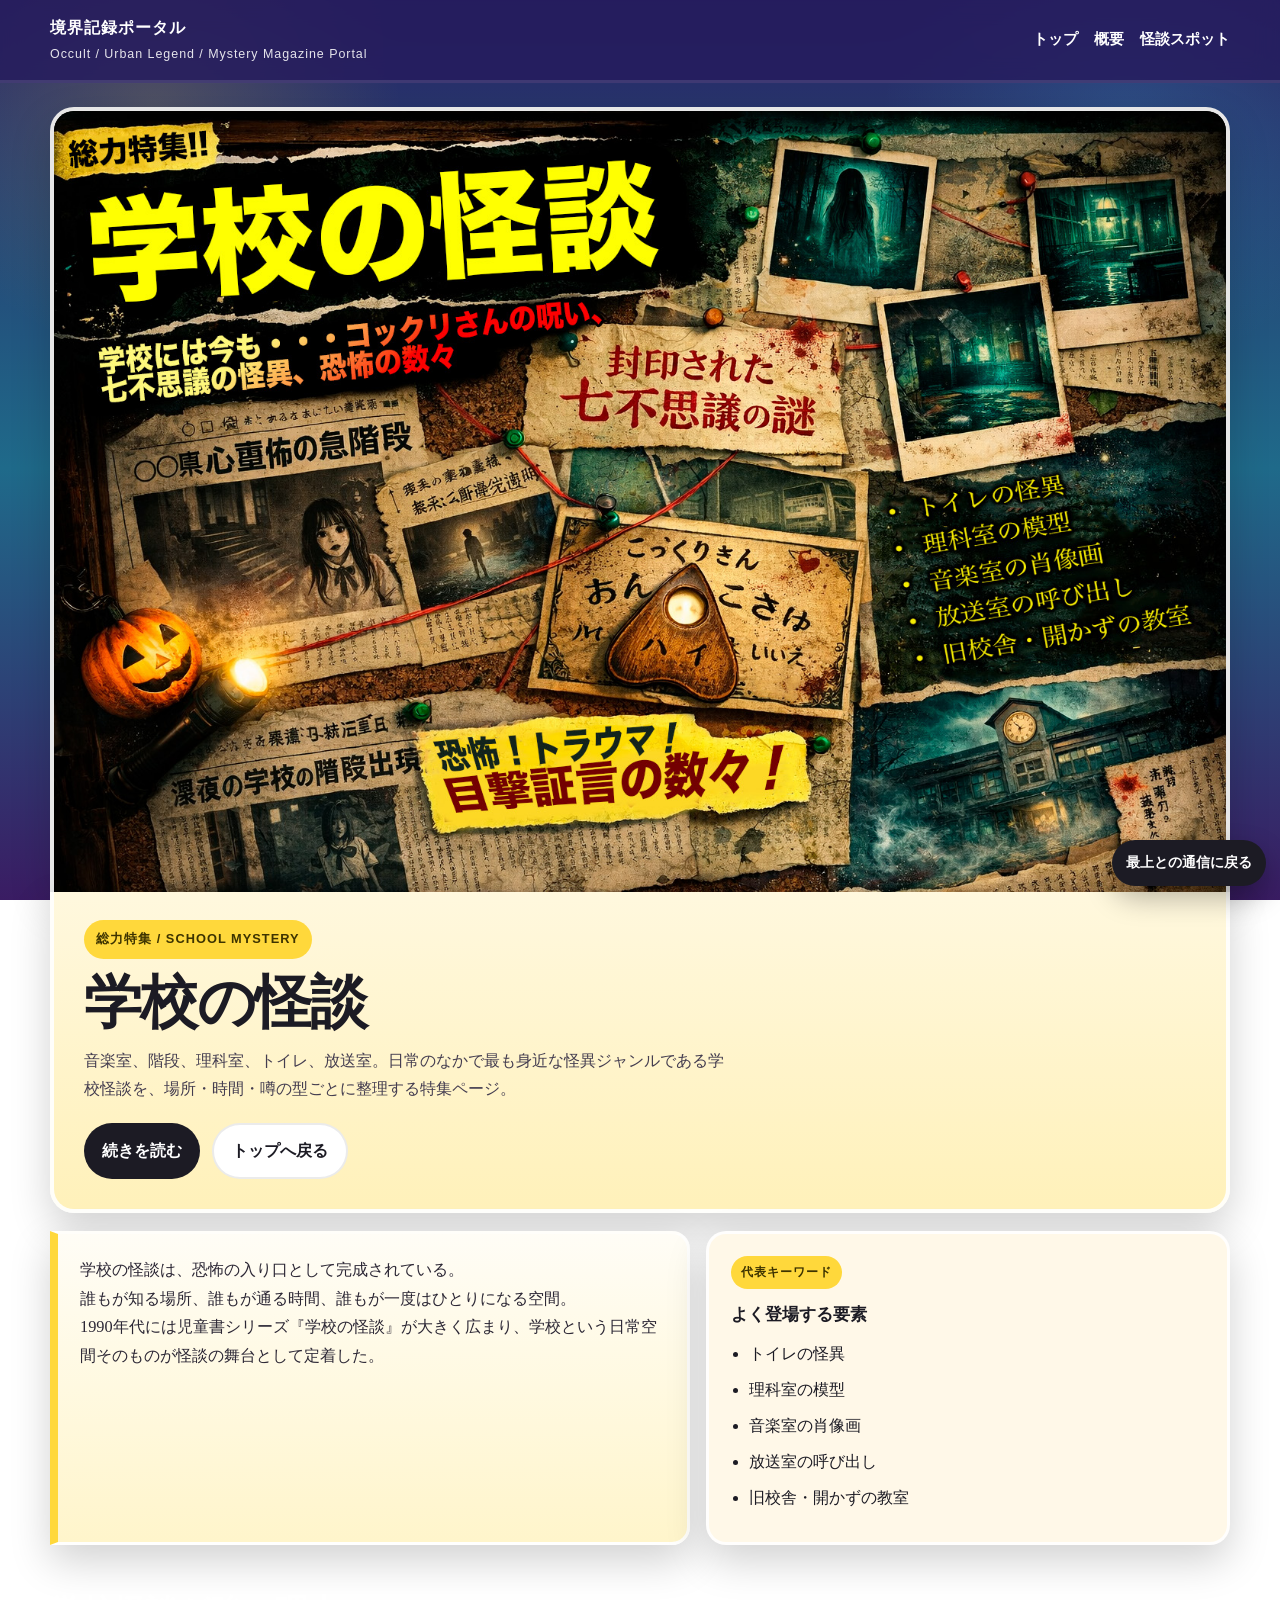
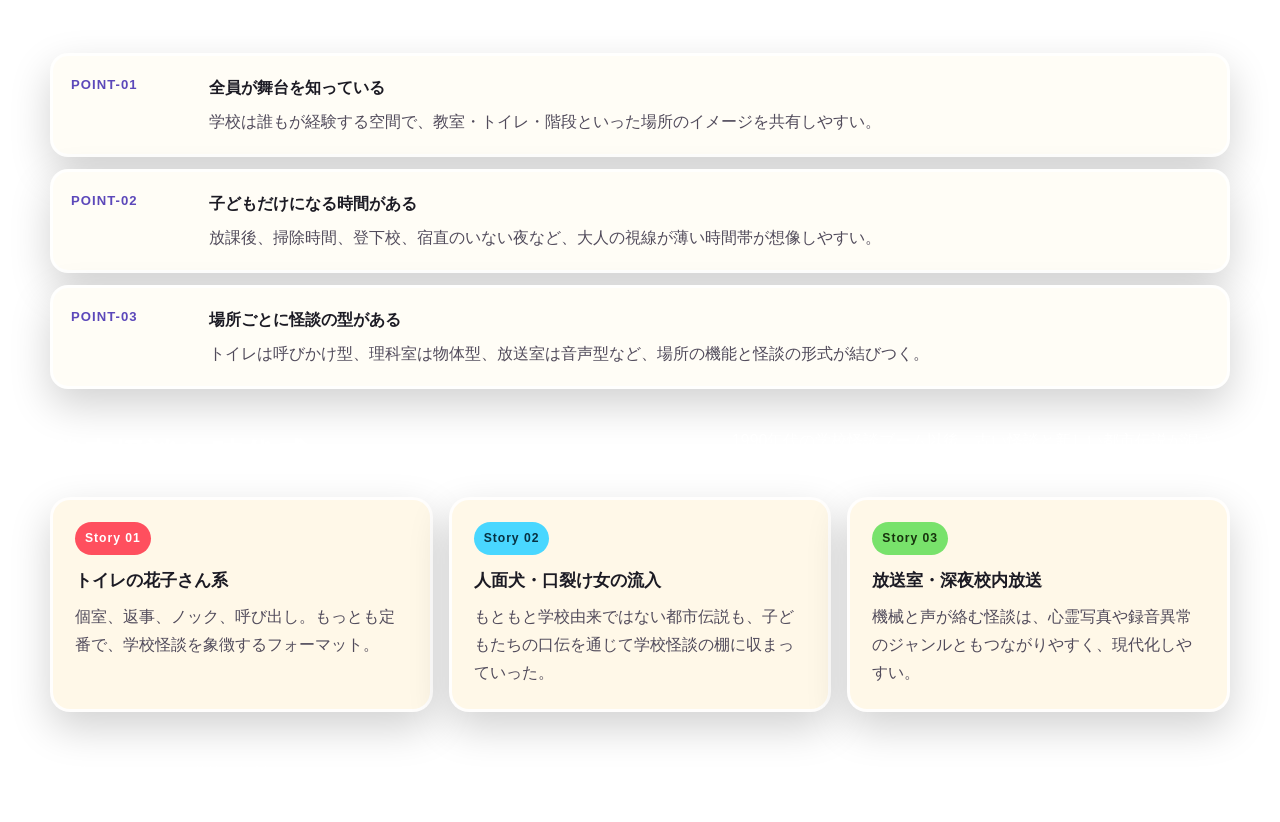
<file: school_ghosts.html>
<!DOCTYPE html>
<html lang="ja">
<head>
  <meta charset="UTF-8">
  <meta name="viewport" content="width=device-width, initial-scale=1.0">
  <title>学校の怪談 | 境界記録ポータル</title>
  <link rel="stylesheet" href="feature.css">
</head>
<body>
<header class="topbar">
  <div class="container topbar-inner">
    <div class="brand">境界記録ポータル<small>Occult / Urban Legend / Mystery Magazine Portal</small></div>
    <nav class="nav-links"><a href="index.html">トップ</a><a href="#overview">概要</a><a href="#spots">怪談スポット</a></nav>
  </div>
</header>
<main>
<section class="page-hero">
  <div class="container">
    <div class="hero-img-wrap">
      <img src="school-feature.jpg" alt="学校の怪談特集ビジュアル">
    </div>
    <div class="hero-copy">
      <span class="kicker yellow">総力特集 / SCHOOL MYSTERY</span>
      <h1>学校の怪談</h1>
      <p>音楽室、階段、理科室、トイレ、放送室。日常のなかで最も身近な怪異ジャンルである学校怪談を、場所・時間・噂の型ごとに整理する特集ページ。</p>
      <div class="hero-actions">
        <a class="btn primary" href="#main-content">続きを読む</a>
        <a class="btn secondary" href="index.html">トップへ戻る</a>
      </div>
    </div>
  </div>
</section>
<div id="main-content">
<section id="overview">
<div class="container split">
  <div class="quote-box">学校の怪談は、恐怖の入り口として完成されている。<br>誰もが知る場所、誰もが通る時間、誰もが一度はひとりになる空間。<br>1990年代には児童書シリーズ『学校の怪談』が大きく広まり、学校という日常空間そのものが怪談の舞台として定着した。</div>
  <div class="sidebar-card">
    <span class="tag yellow">代表キーワード</span>
    <h3>よく登場する要素</h3>
    <ul class="list"><li>トイレの怪異</li><li>理科室の模型</li><li>音楽室の肖像画</li><li>放送室の呼び出し</li><li>旧校舎・開かずの教室</li></ul>
  </div>
</div>
</section>
<section id="spots">
<div class="container">
  <div class="section-head"><h2>学校怪談が強い理由</h2><p>場所の記憶と日常性が噂の拡散装置として働く。</p></div>
  <div class="topic-list">
    <div class="topic-item"><div class="topic-key">POINT-01</div><div><h3>全員が舞台を知っている</h3><p>学校は誰もが経験する空間で、教室・トイレ・階段といった場所のイメージを共有しやすい。</p></div></div>
    <div class="topic-item"><div class="topic-key">POINT-02</div><div><h3>子どもだけになる時間がある</h3><p>放課後、掃除時間、登下校、宿直のいない夜など、大人の視線が薄い時間帯が想像しやすい。</p></div></div>
    <div class="topic-item"><div class="topic-key">POINT-03</div><div><h3>場所ごとに怪談の型がある</h3><p>トイレは呼びかけ型、理科室は物体型、放送室は音声型など、場所の機能と怪談の形式が結びつく。</p></div></div>
  </div>
</div>
</section>
<section id="stories">
<div class="container">
  <div class="section-head"><h2>代表怪談と時代感</h2><p>1990年代の学校怪談ブーム以後、古い怪談と新しい都市伝説が混ざりながら更新されてきた。</p></div>
  <div class="grid-3">
    <article class="card"><span class="tag red">Story 01</span><h3>トイレの花子さん系</h3><p>個室、返事、ノック、呼び出し。もっとも定番で、学校怪談を象徴するフォーマット。</p></article>
    <article class="card"><span class="tag cyan">Story 02</span><h3>人面犬・口裂け女の流入</h3><p>もともと学校由来ではない都市伝説も、子どもたちの口伝を通じて学校怪談の棚に収まっていった。</p></article>
    <article class="card"><span class="tag green">Story 03</span><h3>放送室・深夜校内放送</h3><p>機械と声が絡む怪談は、心霊写真や録音異常のジャンルともつながりやすく、現代化しやすい。</p></article>
  </div>
</div>
</section>
</div>
</main>
<footer><div class="container footer-inner"><div>境界記録ポータル / 学校の怪談</div><div>Occult Feature Page</div></div></footer>
<script src="arg-occult-helper.js?v=20260509-1"></script>
</body>
</html>
</file>
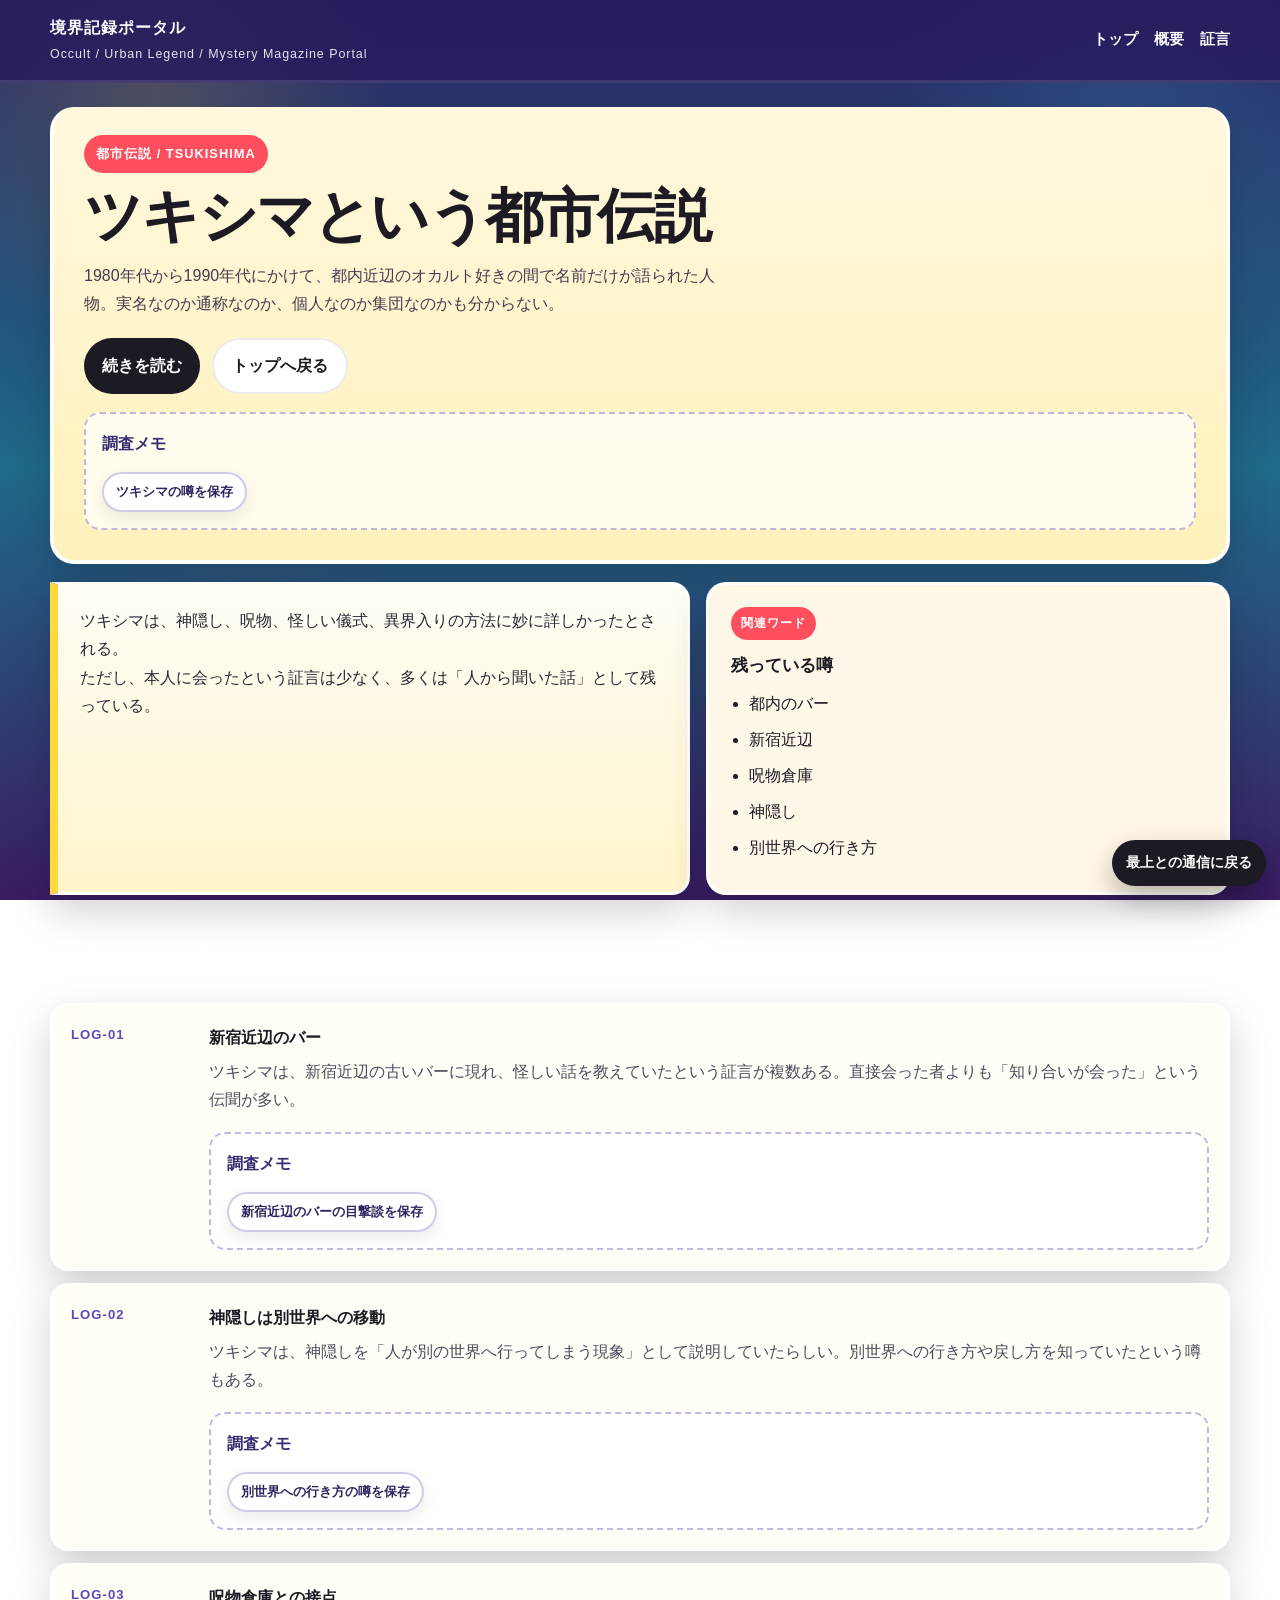
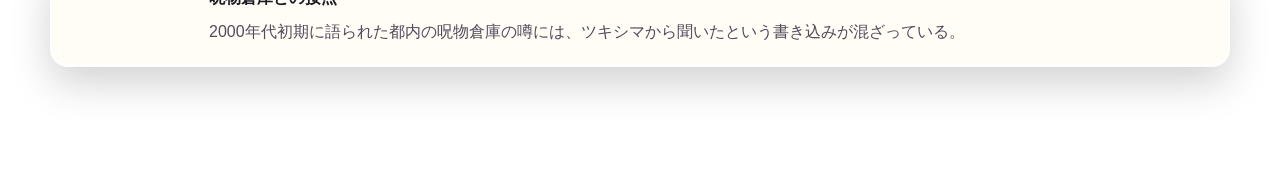
<file: tsukishima.html>
<!DOCTYPE html>
<html lang="ja">
<head><meta charset="UTF-8"><meta name="viewport" content="width=device-width, initial-scale=1.0"><title>ツキシマという都市伝説 | 境界記録ポータル</title><link rel="stylesheet" href="feature.css"></head>
<body>
<header class="topbar"><div class="container topbar-inner"><div class="brand">境界記録ポータル<small>Occult / Urban Legend / Mystery Magazine Portal</small></div><nav class="nav-links"><a href="index.html">トップ</a><a href="#overview">概要</a><a href="#witness">証言</a></nav></div></header>
<main>
<section class="page-hero"><div class="container"><div class="hero-copy" style="border-radius:24px;"><span class="kicker red">都市伝説 / TSUKISHIMA</span><h1>ツキシマという都市伝説</h1><p>1980年代から1990年代にかけて、都内近辺のオカルト好きの間で名前だけが語られた人物。実名なのか通称なのか、個人なのか集団なのかも分からない。</p><div class="hero-actions"><a class="btn primary" href="#overview">続きを読む</a><a class="btn secondary" href="index.html">トップへ戻る</a></div><div class="arg-evidence-box"><div class="arg-title">調査メモ</div><button class="arg-evidence-btn" data-arg-evidence="tsukishima_rumor" onclick="saveMogamiEvidence('tsukishima_rumor')">ツキシマの噂を保存</button></div></div></div></section>
<section id="overview"><div class="container split"><div class="quote-box">ツキシマは、神隠し、呪物、怪しい儀式、異界入りの方法に妙に詳しかったとされる。<br>ただし、本人に会ったという証言は少なく、多くは「人から聞いた話」として残っている。</div><div class="sidebar-card"><span class="tag red">関連ワード</span><h3>残っている噂</h3><ul class="list"><li>都内のバー</li><li>新宿近辺</li><li>呪物倉庫</li><li>神隠し</li><li>別世界への行き方</li></ul></div></div></section>
<section id="witness"><div class="container"><div class="section-head"><h2>目撃・伝聞メモ</h2><p>証言は断片的で、どれも裏取りはできていない。</p></div><div class="topic-list"><div class="topic-item"><div class="topic-key">LOG-01</div><div><h3>新宿近辺のバー</h3><p>ツキシマは、新宿近辺の古いバーに現れ、怪しい話を教えていたという証言が複数ある。直接会った者よりも「知り合いが会った」という伝聞が多い。</p><div class="arg-evidence-box"><div class="arg-title">調査メモ</div><button class="arg-evidence-btn" data-arg-evidence="tsukishima_bars" onclick="saveMogamiEvidence('tsukishima_bars')">新宿近辺のバーの目撃談を保存</button></div></div></div><div class="topic-item"><div class="topic-key">LOG-02</div><div><h3>神隠しは別世界への移動</h3><p>ツキシマは、神隠しを「人が別の世界へ行ってしまう現象」として説明していたらしい。別世界への行き方や戻し方を知っていたという噂もある。</p><div class="arg-evidence-box"><div class="arg-title">調査メモ</div><button class="arg-evidence-btn" data-arg-evidence="tsukishima_ikai" onclick="saveMogamiEvidence('tsukishima_ikai')">別世界への行き方の噂を保存</button></div></div></div><div class="topic-item"><div class="topic-key">LOG-03</div><div><h3>呪物倉庫との接点</h3><p>2000年代初期に語られた都内の呪物倉庫の噂には、ツキシマから聞いたという書き込みが混ざっている。</p></div></div></div></div></section>
</main><footer><div class="container footer-inner"><div>境界記録ポータル / ツキシマという都市伝説</div><div>Occult Feature Page</div></div></footer><script src="arg-occult-helper.js?v=20260509-1"></script></body></html>
</file>
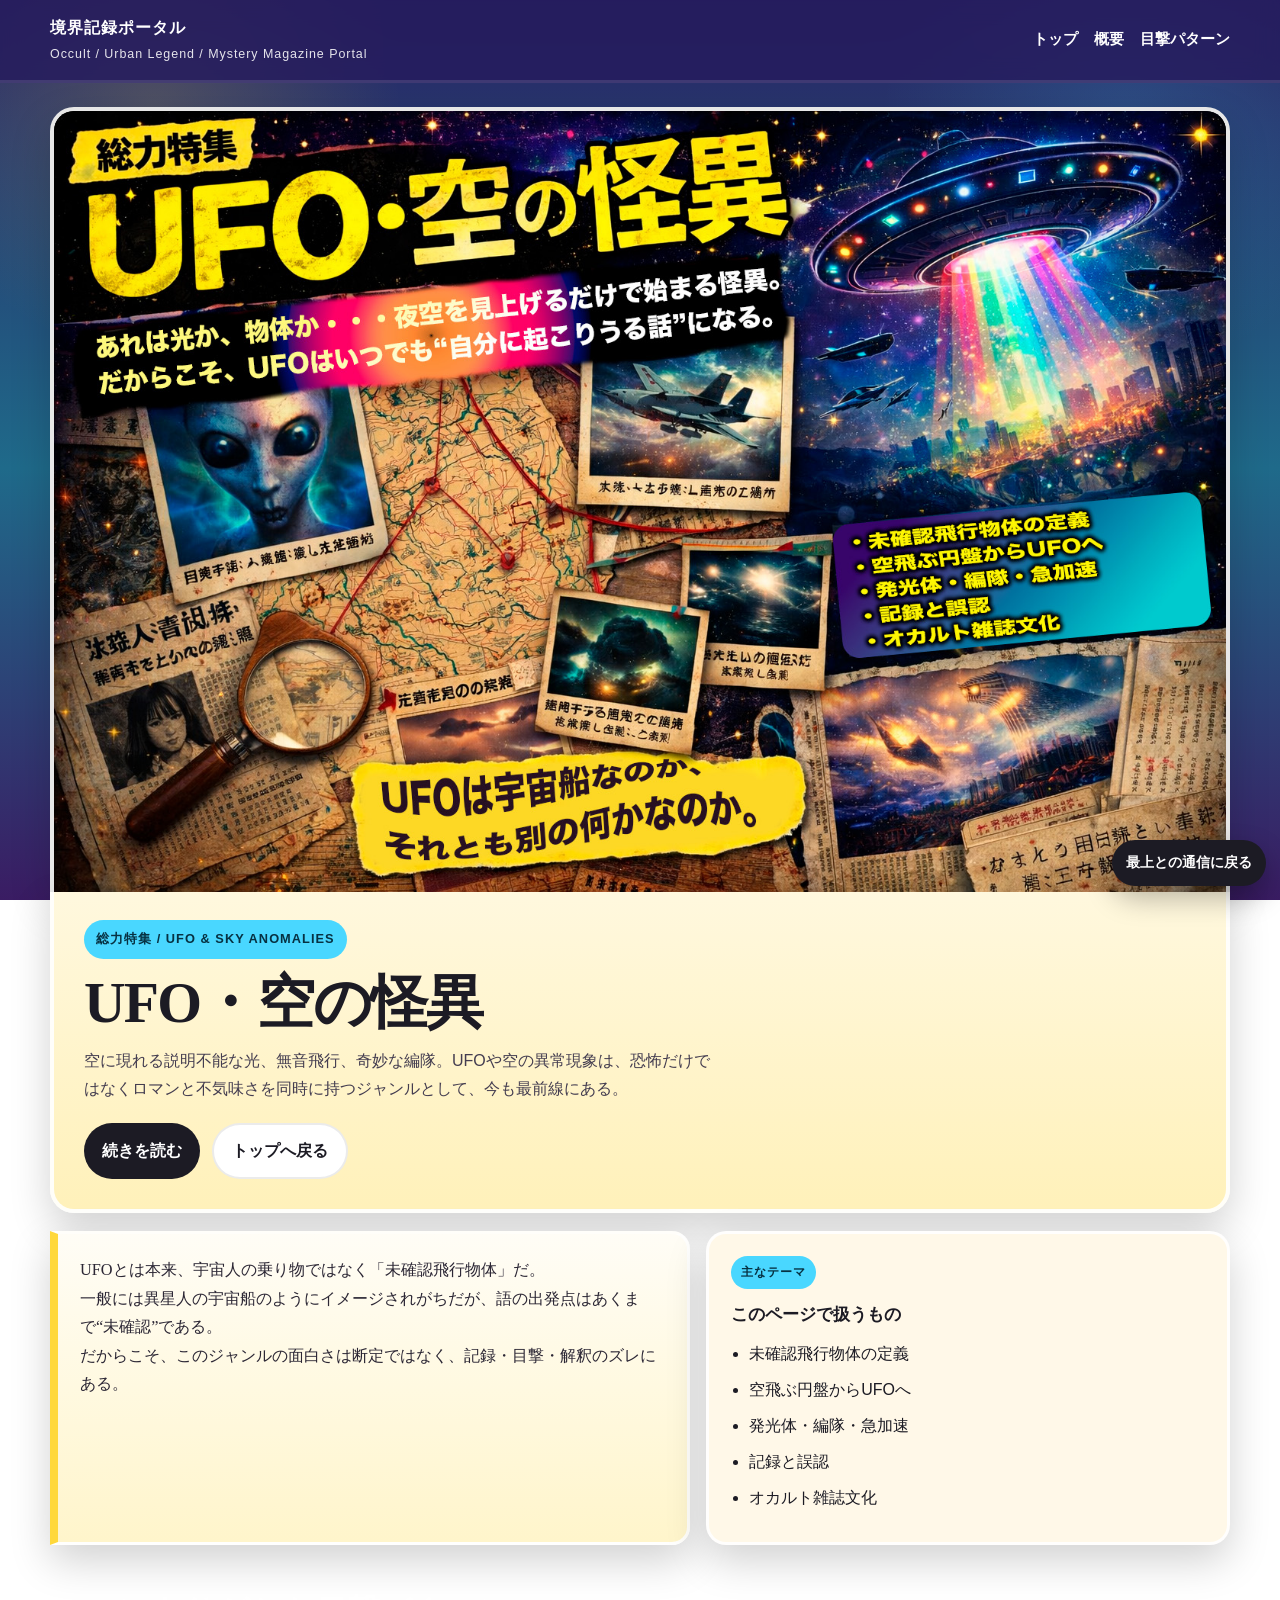
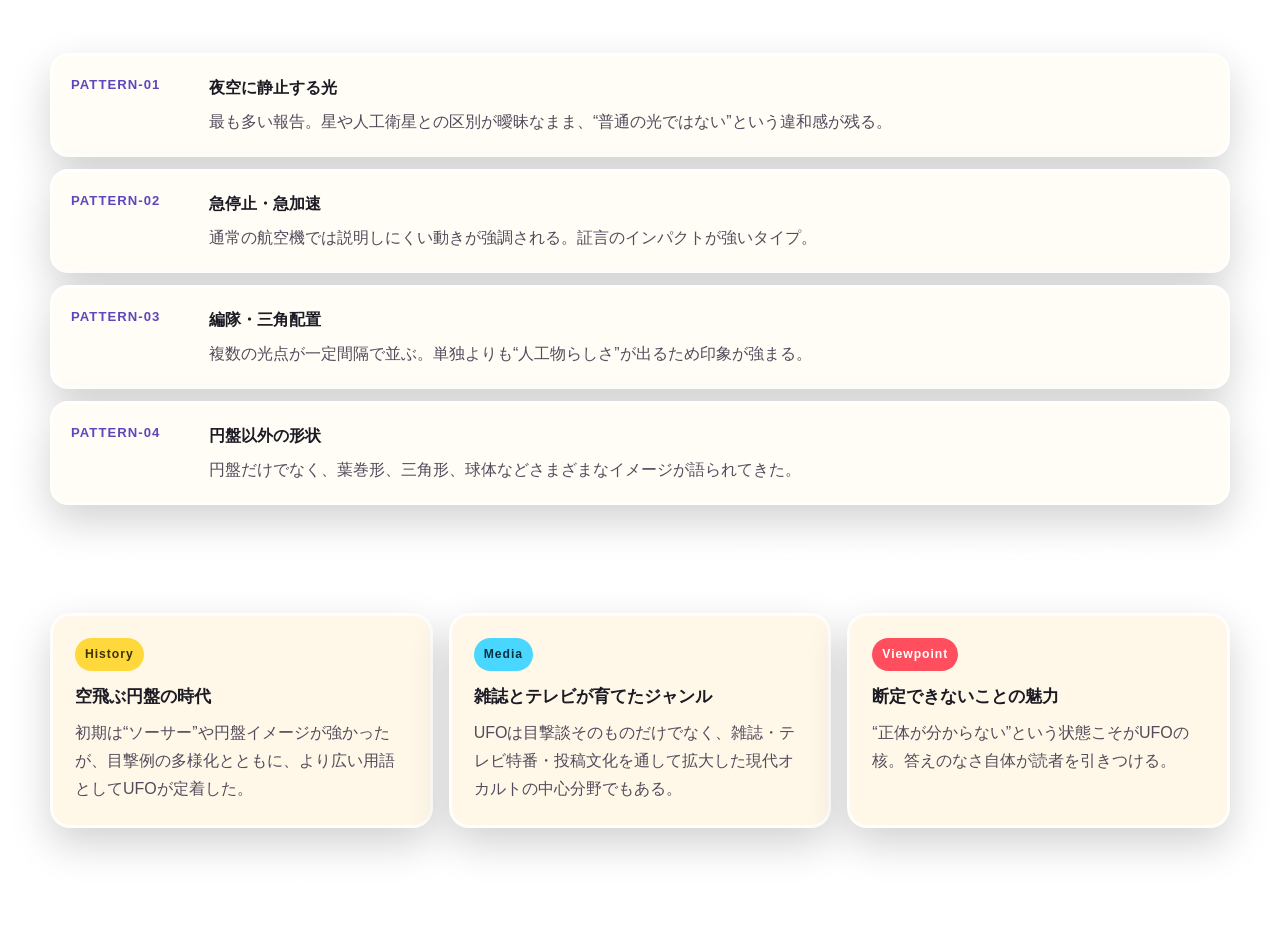
<file: ufo_sky.html>
<!DOCTYPE html>
<html lang="ja">
<head>
  <meta charset="UTF-8">
  <meta name="viewport" content="width=device-width, initial-scale=1.0">
  <title>UFO・空の怪異 | 境界記録ポータル</title>
  <link rel="stylesheet" href="feature.css">
</head>
<body>
<header class="topbar">
  <div class="container topbar-inner">
    <div class="brand">境界記録ポータル<small>Occult / Urban Legend / Mystery Magazine Portal</small></div>
    <nav class="nav-links"><a href="index.html">トップ</a><a href="#overview">概要</a><a href="#patterns">目撃パターン</a></nav>
  </div>
</header>
<main>
<section class="page-hero">
  <div class="container">
    <div class="hero-img-wrap">
      <img src="ufo-feature.jpg" alt="UFO・空の怪異特集ビジュアル">
    </div>
    <div class="hero-copy">
      <span class="kicker cyan">総力特集 / UFO & SKY ANOMALIES</span>
      <h1>UFO・空の怪異</h1>
      <p>空に現れる説明不能な光、無音飛行、奇妙な編隊。UFOや空の異常現象は、恐怖だけではなくロマンと不気味さを同時に持つジャンルとして、今も最前線にある。</p>
      <div class="hero-actions">
        <a class="btn primary" href="#main-content">続きを読む</a>
        <a class="btn secondary" href="index.html">トップへ戻る</a>
      </div>
    </div>
  </div>
</section>
<div id="main-content">
<section id="overview">
<div class="container split">
  <div class="quote-box">UFOとは本来、宇宙人の乗り物ではなく「未確認飛行物体」だ。<br>一般には異星人の宇宙船のようにイメージされがちだが、語の出発点はあくまで“未確認”である。<br>だからこそ、このジャンルの面白さは断定ではなく、記録・目撃・解釈のズレにある。</div>
  <div class="sidebar-card">
    <span class="tag cyan">主なテーマ</span>
    <h3>このページで扱うもの</h3>
    <ul class="list"><li>未確認飛行物体の定義</li><li>空飛ぶ円盤からUFOへ</li><li>発光体・編隊・急加速</li><li>記録と誤認</li><li>オカルト雑誌文化</li></ul>
  </div>
</div>
</section>
<section id="patterns">
<div class="container">
  <div class="section-head"><h2>UFOにありがちな目撃パターン</h2><p>報告は多様だが、語られ方には定番の型がある。</p></div>
  <div class="topic-list">
    <div class="topic-item"><div class="topic-key">PATTERN-01</div><div><h3>夜空に静止する光</h3><p>最も多い報告。星や人工衛星との区別が曖昧なまま、“普通の光ではない”という違和感が残る。</p></div></div>
    <div class="topic-item"><div class="topic-key">PATTERN-02</div><div><h3>急停止・急加速</h3><p>通常の航空機では説明しにくい動きが強調される。証言のインパクトが強いタイプ。</p></div></div>
    <div class="topic-item"><div class="topic-key">PATTERN-03</div><div><h3>編隊・三角配置</h3><p>複数の光点が一定間隔で並ぶ。単独よりも“人工物らしさ”が出るため印象が強まる。</p></div></div>
    <div class="topic-item"><div class="topic-key">PATTERN-04</div><div><h3>円盤以外の形状</h3><p>円盤だけでなく、葉巻形、三角形、球体などさまざまなイメージが語られてきた。</p></div></div>
  </div>
</div>
</section>
<section id="records">
<div class="container">
  <div class="section-head"><h2>コラム</h2><p>空飛ぶ円盤という言葉から、UFOという一般語への変化もこのジャンルの歴史そのものだ。</p></div>
  <div class="grid-3">
    <article class="article-card"><span class="tag yellow">History</span><h3>空飛ぶ円盤の時代</h3><p>初期は“ソーサー”や円盤イメージが強かったが、目撃例の多様化とともに、より広い用語としてUFOが定着した。</p></article>
    <article class="article-card"><span class="tag cyan">Media</span><h3>雑誌とテレビが育てたジャンル</h3><p>UFOは目撃談そのものだけでなく、雑誌・テレビ特番・投稿文化を通して拡大した現代オカルトの中心分野でもある。</p></article>
    <article class="article-card"><span class="tag red">Viewpoint</span><h3>断定できないことの魅力</h3><p>“正体が分からない”という状態こそがUFOの核。答えのなさ自体が読者を引きつける。</p></article>
  </div>
</div>
</section>
</div>
</main>
<footer><div class="container footer-inner"><div>境界記録ポータル / UFO・空の怪異</div><div>Occult Feature Page</div></div></footer>
<script src="arg-occult-helper.js?v=20260509-1"></script>
</body>
</html>
</file>
<file: feature.css>
:root {
  --bg: #2a2464; --bg2: #1f6a8a; --bg3: #3a1c63;
  --paper: #fff8e8; --paper-2: #fffdf6;
  --ink: #1c1b24; --muted: #57525f;
  --yellow: #ffd83b; --red: #ff4f5e;
  --cyan: #49d7ff; --pink: #ff72c7; --green: #78e26b;
  --shadow: 0 16px 40px rgba(0,0,0,0.18);
  --max: 1180px;
}
*{box-sizing:border-box;}
html{scroll-behavior:smooth;}
body{
  margin:0; color:var(--ink);
  font-family:"BIZ UDPGothic","Hiragino Sans","Noto Sans JP",sans-serif;
  line-height:1.75;
  background:
    radial-gradient(circle at 12% 12%,rgba(255,216,59,.18),transparent 18%),
    radial-gradient(circle at 88% 14%,rgba(73,215,255,.16),transparent 18%),
    radial-gradient(circle at 20% 80%,rgba(255,79,94,.15),transparent 16%),
    linear-gradient(180deg,var(--bg) 0%,var(--bg2) 52%,var(--bg3) 100%);
  background-attachment:fixed;
}
body::before{
  content:"";position:fixed;inset:0;pointer-events:none;opacity:.14;
  background-image:
    radial-gradient(2px 2px at 10% 20%,#fff,transparent 60%),
    radial-gradient(2px 2px at 25% 70%,#fff,transparent 60%),
    radial-gradient(1px 1px at 55% 18%,#fff,transparent 60%),
    radial-gradient(2px 2px at 70% 60%,#fff,transparent 60%),
    radial-gradient(1px 1px at 86% 28%,#fff,transparent 60%);
}
a{color:inherit;text-decoration:none;}
img{display:block;max-width:100%;}
.container{width:min(calc(100% - 32px),var(--max));margin:0 auto;}

/* ── ヘッダー ── */
.topbar{
  position:sticky;top:0;z-index:20;
  background:rgba(37,28,94,.84);
  backdrop-filter:blur(12px);
  border-bottom:3px solid rgba(255,255,255,.12);
}
.topbar-inner{
  display:flex;align-items:center;justify-content:space-between;
  gap:16px;padding:14px 0;color:#fff;
}
.brand{font-weight:900;font-size:1rem;letter-spacing:.06em;}
.brand small{display:block;margin-top:2px;opacity:.88;font-size:.78rem;font-weight:500;}
.nav-links{display:flex;flex-wrap:wrap;gap:16px;font-size:.92rem;font-weight:700;}
.nav-links a:hover{color:var(--yellow);}

/* ════════════════════════
   ページヒーロー
   画像を上に全見せ → テキストを下に
════════════════════════ */
.page-hero{padding:24px 0 8px;}

/* 画像：全幅で自然な高さ表示 */
.hero-img-wrap{
  border-radius:24px 24px 0 0;
  overflow:hidden;
  border:4px solid rgba(255,255,255,.9);
  border-bottom:none;
  box-shadow:var(--shadow);
  background:#111;
  line-height:0;
}
.hero-img-wrap img{
  width:100%;
  height:auto;          /* ← 自然な高さで全部見せる */
  display:block;
}

/* テキストパネル：画像の直下 */
.hero-copy{
  border-radius:0 0 24px 24px;
  border:4px solid rgba(255,255,255,.9);
  border-top:none;
  background:linear-gradient(180deg,#fff8de 0%,#fff1ba 100%);
  padding:28px 30px 30px;
  box-shadow:var(--shadow);
}
.kicker{
  display:inline-block;padding:8px 12px;border-radius:999px;
  color:#fff;font-size:.8rem;font-weight:900;letter-spacing:.08em;margin-bottom:14px;
}
.kicker.red{background:var(--red);}
.kicker.cyan{background:var(--cyan);color:#073142;}
.kicker.yellow{background:var(--yellow);color:#3d3300;}
.kicker.green{background:var(--green);color:#17330d;}

h1{
  margin:0;
  font-family:"Yu Mincho","Hiragino Mincho ProN",serif;
  font-size:clamp(2rem,4.5vw,3.6rem);
  line-height:1.05;letter-spacing:-.03em;
  color:#1c1b24;
}
.hero-copy p{margin:14px 0 0;color:#443d50;font-size:1rem;max-width:72ch;}
.hero-actions{display:flex;flex-wrap:wrap;gap:12px;margin-top:20px;}
.btn{
  display:inline-flex;align-items:center;justify-content:center;
  padding:12px 18px;border-radius:999px;font-weight:900;
}
.btn.primary{background:var(--ink);color:#fff;}
.btn.secondary{background:#fff;border:2px solid rgba(0,0,0,.08);}

/* ── 本文 ── */
main section{padding:10px 0 28px;}
.section-head{
  display:flex;justify-content:space-between;align-items:flex-end;
  gap:16px;flex-wrap:wrap;margin-bottom:14px;color:#fff;
}
.section-head h2{
  margin:0;font-size:clamp(1.5rem,3vw,2rem);
  font-family:"Yu Mincho","Hiragino Mincho ProN",serif;
}
.section-head p{margin:0;max-width:56ch;color:rgba(255,255,255,.9);}

.grid-2,.grid-3,.split{display:grid;gap:16px;}
.grid-2{grid-template-columns:repeat(2,minmax(0,1fr));}
.grid-3{grid-template-columns:repeat(3,minmax(0,1fr));}
.split{grid-template-columns:1.1fr .9fr;}

.card,.article-card,.sidebar-card{
  background:var(--paper);border:3px solid rgba(255,255,255,.9);
  border-radius:20px;padding:22px;box-shadow:var(--shadow);
}
.card h3,.article-card h3,.sidebar-card h3{margin:0 0 8px;font-size:1.08rem;}
.card p,.article-card p,.sidebar-card p{margin:0;color:#514b5b;}
.list{margin:10px 0 0;padding-left:18px;}
.list li{margin-bottom:8px;}

.tag{
  display:inline-block;margin-bottom:10px;padding:6px 10px;
  border-radius:999px;font-size:.76rem;font-weight:900;letter-spacing:.08em;color:#fff;
}
.tag.red{background:var(--red);}
.tag.cyan{background:var(--cyan);color:#073142;}
.tag.yellow{background:var(--yellow);color:#3d3300;}
.tag.green{background:var(--green);color:#17330d;}
.tag.pink{background:var(--pink);}

.quote-box{
  background:linear-gradient(180deg,#fffdf6 0%,#fff5cb 100%);
  border:3px solid rgba(255,255,255,.9);border-left:8px solid var(--yellow);
  border-radius:0 18px 18px 0;padding:22px;
  font-family:"Yu Mincho","Hiragino Mincho ProN",serif;
  font-size:1.02rem;color:#2c2735;box-shadow:var(--shadow);
}
.topic-list{display:grid;gap:12px;}
.topic-item{
  display:grid;grid-template-columns:120px 1fr;gap:18px;align-items:start;
  background:var(--paper-2);border:3px solid rgba(255,255,255,.9);
  border-radius:18px;padding:18px;box-shadow:var(--shadow);
}
.topic-key{font-size:.82rem;font-weight:900;letter-spacing:.08em;color:#5c48ba;}
.topic-item h3{margin:0 0 6px;font-size:1rem;}
.topic-item p{margin:0;color:#514b5b;}

footer{padding:20px 0 34px;color:#fff;}
.footer-inner{display:flex;justify-content:space-between;gap:16px;flex-wrap:wrap;opacity:.92;}

/* ── レスポンシブ ── */
@media(max-width:980px){
  .hero-img-wrap{border-radius:20px 20px 0 0;}
  .hero-copy{border-radius:0 0 20px 20px;}
  .grid-3{grid-template-columns:1fr 1fr;}
  .split{grid-template-columns:1fr;}
}
@media(max-width:720px){
  .topbar-inner{flex-direction:column;align-items:flex-start;}
  .nav-links{gap:12px 16px;}
  .grid-2,.grid-3,.split{grid-template-columns:1fr;}
  .topic-item{grid-template-columns:1fr;gap:8px;}
  .hero-copy{padding:20px 18px 22px;}
  h1{font-size:clamp(1.8rem,7vw,2.8rem);}
}

/* ARG調査メモ連携 */
.arg-evidence-box{
  margin:18px 0 0;
  padding:16px;
  border:2px dashed rgba(89,71,177,.38);
  border-radius:16px;
  background:rgba(255,255,255,.72);
}
.arg-evidence-box .arg-title{font-weight:900;margin-bottom:8px;color:#362d72;}
.arg-evidence-btn{
  display:inline-flex;align-items:center;justify-content:center;
  gap:6px;margin:6px 8px 0 0;padding:9px 12px;border-radius:999px;
  border:2px solid rgba(89,71,177,.28);background:#fff;color:#2d2662;
  font-weight:900;cursor:pointer;box-shadow:0 6px 16px rgba(0,0,0,.08);
}
.arg-evidence-btn:hover{transform:translateY(-1px);}
.arg-evidence-btn.saved{background:#e7ffe0;border-color:#78e26b;color:#1c4b16;}
.arg-back-link{
  position:fixed;right:14px;bottom:14px;z-index:50;
  background:#1c1b24;color:#fff;padding:11px 14px;border-radius:999px;
  font-weight:900;font-size:.86rem;box-shadow:0 12px 28px rgba(0,0,0,.28);
}
.arg-toast{
  position:fixed;left:50%;bottom:76px;transform:translateX(-50%) translateY(10px);
  opacity:0;z-index:60;max-width:min(92vw,520px);
  background:#1c1b24;color:#fff;padding:12px 16px;border-radius:14px;
  font-weight:800;box-shadow:0 12px 32px rgba(0,0,0,.32);
  transition:opacity .22s ease, transform .22s ease;
}
.arg-toast.show{opacity:1;transform:translateX(-50%) translateY(0);}
@media(max-width:720px){.arg-back-link{left:12px;right:12px;text-align:center}.arg-toast{bottom:72px}}
</file>
